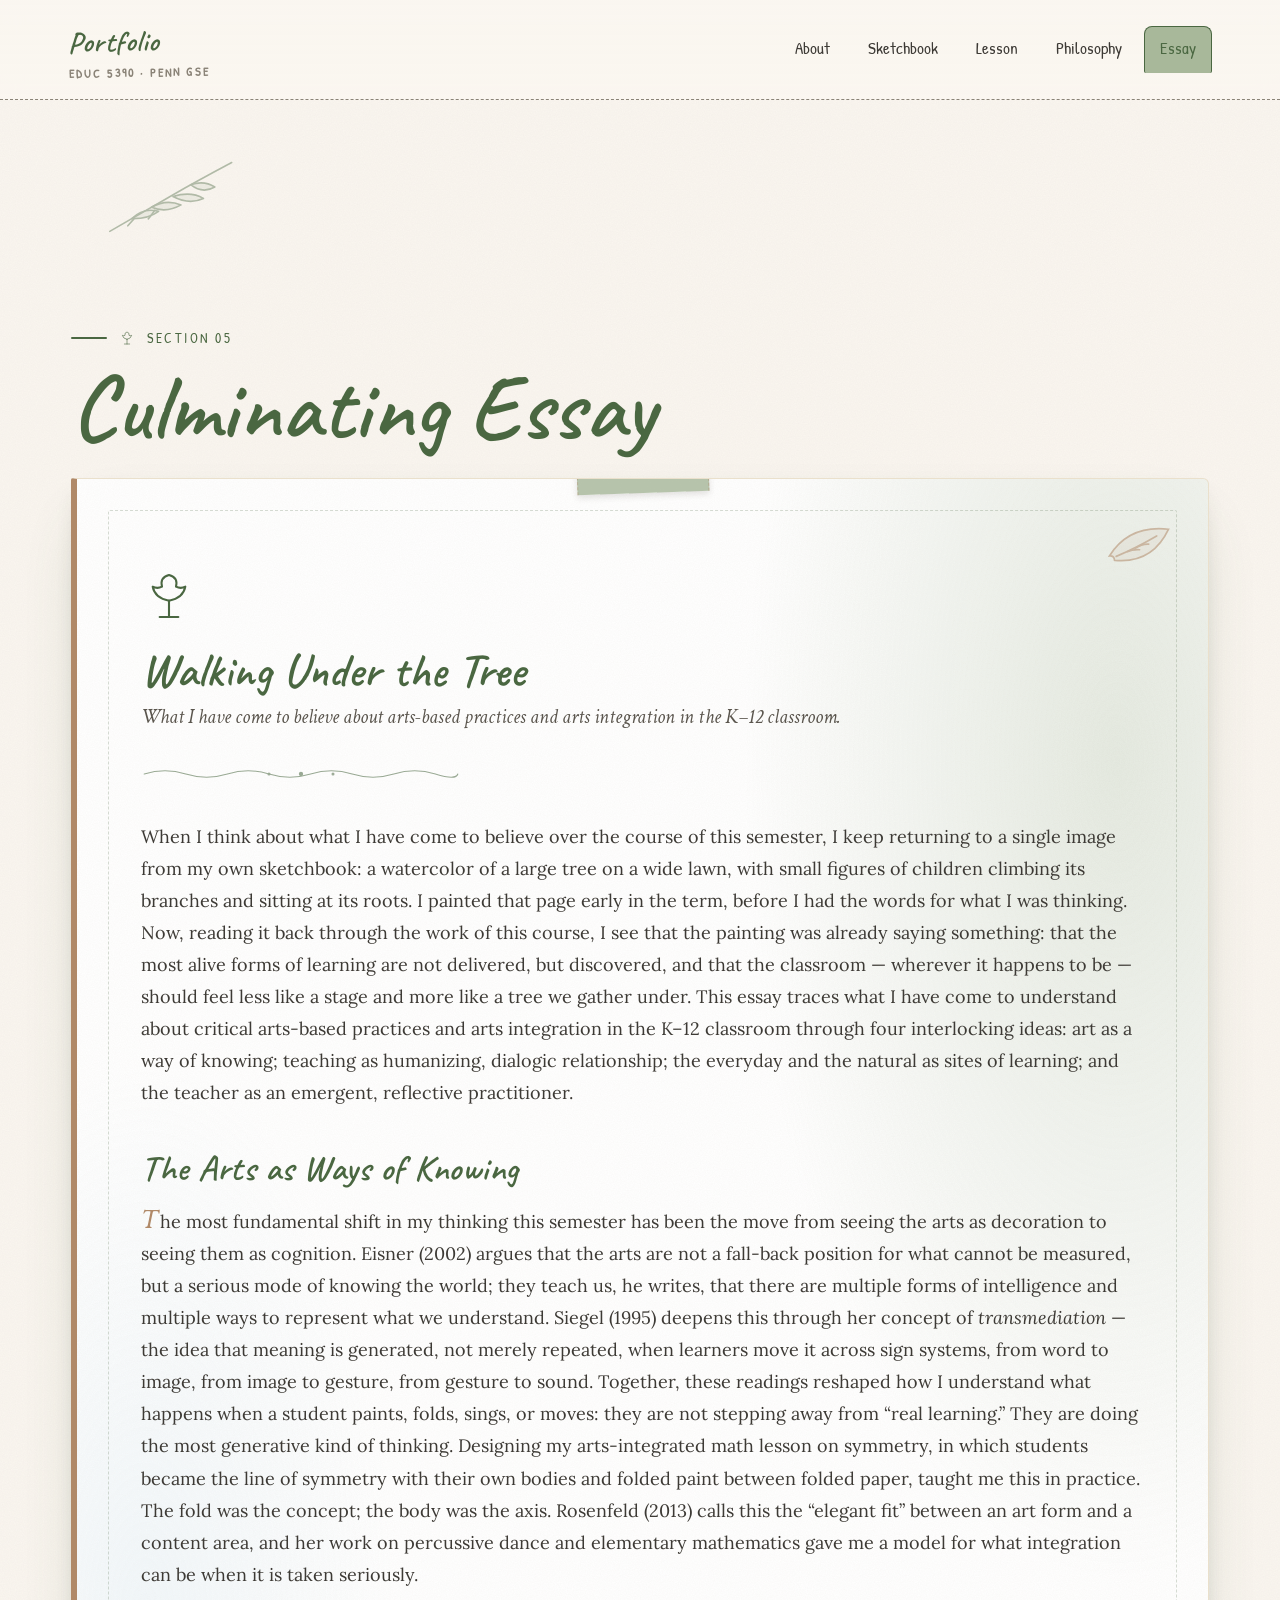
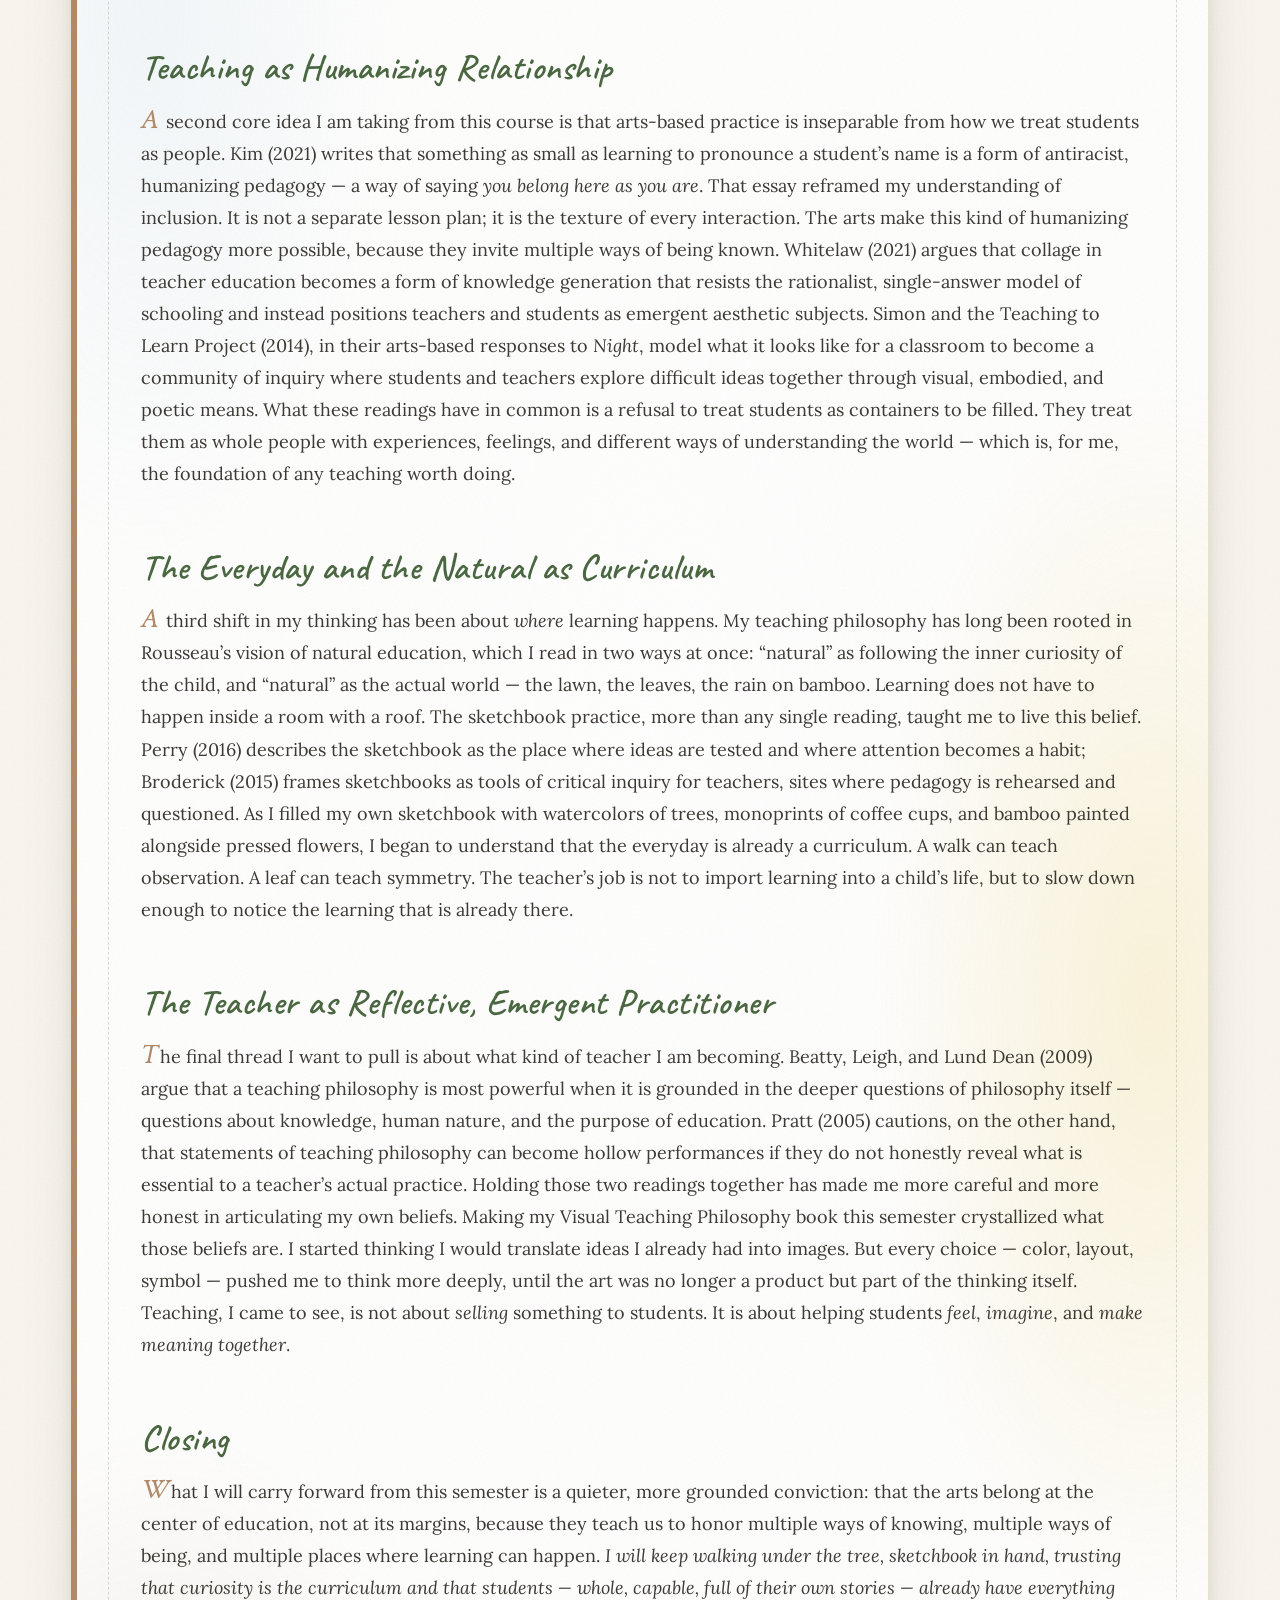
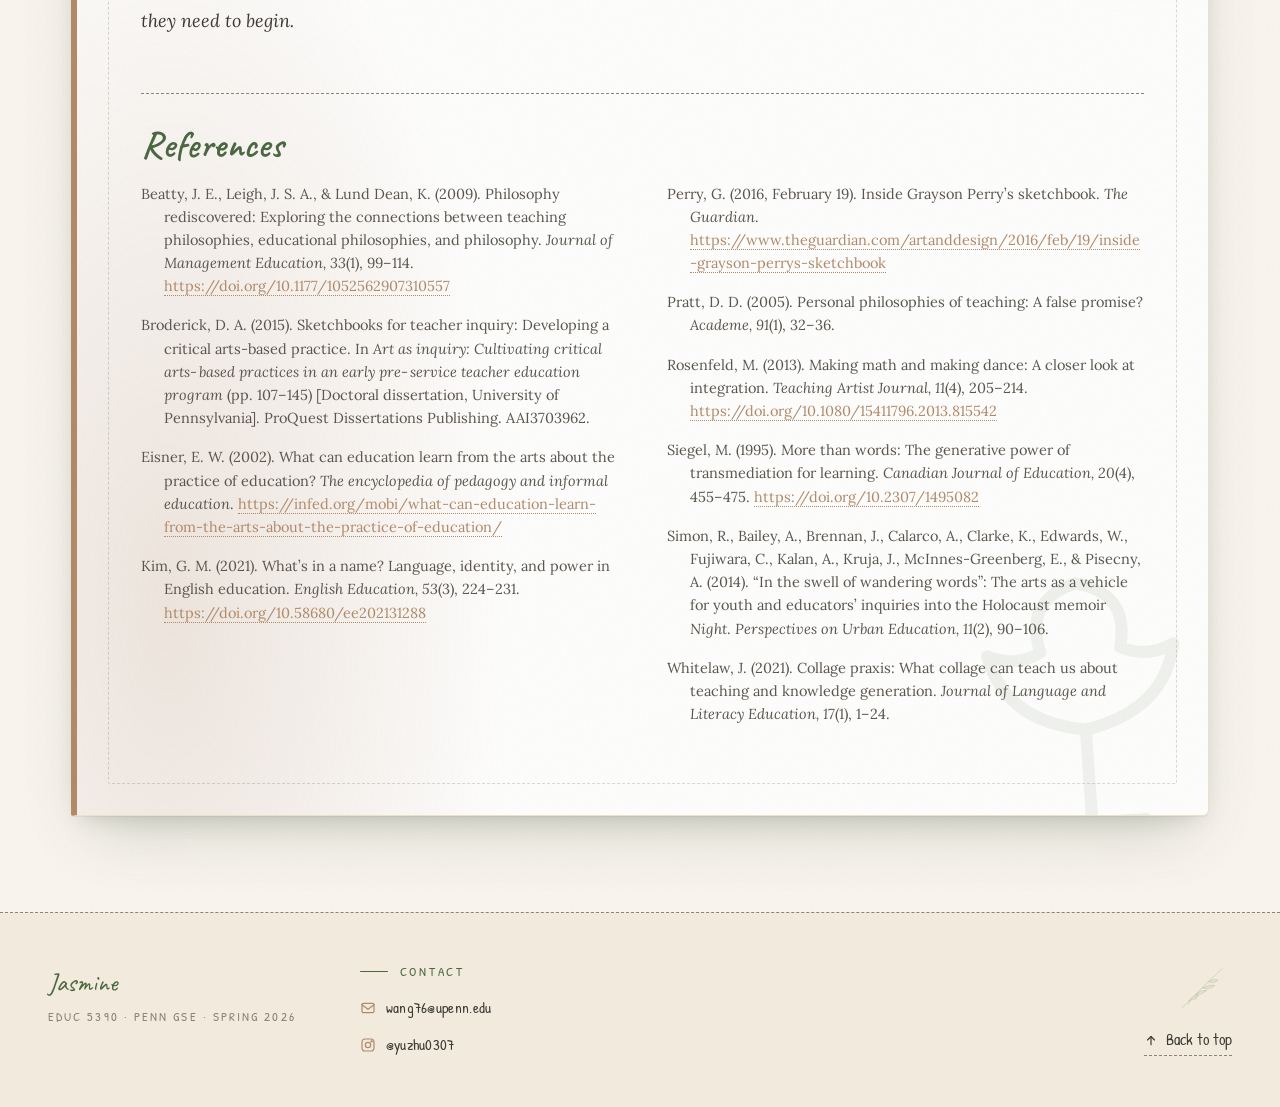
<file: essay.html>
<!doctype html>
<html lang="en">
<head>
<meta charset="utf-8">
<meta name="viewport" content="width=device-width,initial-scale=1">
<title>Culminating Essay — EDUC 5390 Portfolio</title>
<link rel="preconnect" href="https://fonts.googleapis.com">
<link rel="preconnect" href="https://fonts.gstatic.com" crossorigin>
<link href="https://fonts.googleapis.com/css2?family=Caveat:wght@400;500;600;700&family=Kalam:wght@300;400;700&family=Patrick+Hand&family=Lora:ital,wght@0,400;0,500;0,600;1,400;1,500&family=Crimson+Text:ital,wght@0,400;0,600;1,400&display=swap" rel="stylesheet">
<style>
/* ═══════════════════════════════════════════════════════════════
   Sketchbook Portfolio · EDUC 5390
   ═══════════════════════════════════════════════════════════════ */

:root {
  --sage:    #A8B89A;
  --brown:   #B08968;
  --sun:     #E8C547;
  --sky:     #B8D4E3;
  --pink:    #F4B6A8;
  --forest:  #4A6741;
  --cream:   #FAF6F0;
  --cream-2: #F2EBDD;
  --cream-3: #EAE0CC;
  --ink:     #3D3A35;
  --ink-2:   #5A554D;
  --ink-3:   #8A8377;

  --hand-display: "Caveat", "Kalam", cursive;
  --hand:         "Patrick Hand", "Kalam", cursive;
  --serif:        "Lora", "Crimson Text", Georgia, serif;
  --serif-alt:    "Crimson Text", "Lora", Georgia, serif;

  --paper-grain: url("data:image/svg+xml;utf8,<svg xmlns='http://www.w3.org/2000/svg' width='240' height='240'><filter id='n'><feTurbulence type='fractalNoise' baseFrequency='0.85' numOctaves='2' stitchTiles='stitch' seed='3'/><feColorMatrix values='0 0 0 0 0.36  0 0 0 0 0.30  0 0 0 0 0.22  0 0 0 0.06 0'/></filter><rect width='100%25' height='100%25' filter='url(%23n)'/></svg>");

  --maxw: 1240px;
}

* { box-sizing: border-box; }

html { scroll-behavior: smooth; scroll-padding-top: 110px; }

body {
  margin: 0;
  background: var(--cream);
  background-image: var(--paper-grain);
  color: var(--ink);
  font-family: var(--serif);
  font-size: 18px;
  line-height: 1.7;
  -webkit-font-smoothing: antialiased;
  text-rendering: optimizeLegibility;
}

img { max-width: 100%; display: block; }

::selection { background: var(--sun); color: var(--ink); }

/* ═══ NAV — paper tabs ═══ */
.nav {
  position: sticky;
  top: 0;
  z-index: 100;
  background:
    linear-gradient(to bottom, rgba(250,246,240,.96), rgba(250,246,240,.92));
  backdrop-filter: blur(10px);
  border-bottom: 1px dashed var(--ink-3);
}
.nav__inner {
  max-width: var(--maxw);
  margin: 0 auto;
  padding: 16px clamp(20px, 4vw, 48px);
  display: flex;
  align-items: center;
  justify-content: space-between;
  gap: 24px;
}
.nav__brand {
  font-family: var(--hand-display);
  font-size: 30px;
  color: var(--forest);
  font-weight: 600;
  text-decoration: none;
  letter-spacing: 0.5px;
  transform: rotate(-1.5deg);
  display: inline-block;
}
.nav__brand small {
  display: block;
  font-family: var(--hand);
  font-size: 12px;
  letter-spacing: 0.18em;
  color: var(--ink-3);
  text-transform: uppercase;
  margin-top: -4px;
  transform: rotate(0.5deg);
}
.nav__list {
  list-style: none;
  display: flex;
  gap: 6px;
  margin: 0;
  padding: 0;
}
.nav__list a {
  display: inline-block;
  font-family: var(--hand);
  font-size: 17px;
  color: var(--ink);
  text-decoration: none;
  padding: 8px 16px 10px;
  position: relative;
  transition: transform .25s, color .25s;
}
.nav__list a::before {
  content: "";
  position: absolute;
  inset: 0;
  background: var(--cream-2);
  border: 1.5px solid var(--ink-3);
  border-bottom: none;
  border-radius: 8px 8px 2px 2px;
  z-index: -1;
  opacity: 0;
  transition: opacity .25s, transform .25s;
  transform: translateY(4px);
}
.nav__list a:hover { color: var(--forest); transform: translateY(-2px); }
.nav__list a:hover::before { opacity: 1; transform: translateY(0); }
.nav__list a.is-active { color: var(--forest); }
.nav__list a.is-active::before {
  opacity: 1;
  transform: translateY(0);
  background: var(--sage);
  border-color: var(--forest);
}

.nav__burger {
  display: none;
  background: transparent;
  border: 1.5px solid var(--ink);
  border-radius: 6px;
  padding: 8px 12px;
  cursor: pointer;
  font-family: var(--hand);
  font-size: 16px;
  color: var(--ink);
}

@media (max-width: 820px) {
  .nav__list {
    position: absolute;
    top: 100%;
    right: 16px;
    background: var(--cream);
    border: 1.5px solid var(--ink-3);
    border-radius: 12px;
    padding: 12px;
    flex-direction: column;
    gap: 0;
    box-shadow: 0 12px 32px -10px rgba(61,58,53,.25);
    transform: translateY(-8px);
    opacity: 0;
    pointer-events: none;
    transition: opacity .2s, transform .2s;
  }
  .nav__list.is-open { opacity: 1; transform: translateY(0); pointer-events: auto; }
  .nav__list a::before { display: none; }
  .nav__list a {
    display: block;
    padding: 10px 18px;
    border-radius: 8px;
  }
  .nav__list a:hover { background: var(--cream-2); }
  .nav__list a.is-active { background: var(--sage); color: var(--ink); }
  .nav__burger { display: inline-block; }
}

/* ═══ Section frames ═══ */
.section {
  max-width: var(--maxw);
  margin: 0 auto;
  padding: clamp(48px, 8vw, 96px) clamp(20px, 4vw, 56px);
  position: relative;
}

.section + .section {
  border-top: 1px dashed var(--ink-3);
}

/* Hand-drawn divider line — wavy SVG */
.divider {
  display: block;
  margin: 56px auto;
  width: min(420px, 80%);
  height: 24px;
  opacity: 0.55;
}

/* ═══ Hero & headings ═══ */
.eyebrow {
  font-family: var(--hand);
  font-size: 14px;
  letter-spacing: 0.18em;
  color: var(--forest);
  text-transform: uppercase;
  margin: 0 0 12px;
  display: flex;
  align-items: center;
  gap: 12px;
}
.eyebrow::before {
  content: "";
  width: 36px;
  height: 1.5px;
  background: var(--forest);
  border-radius: 1px;
}

.hand-title {
  font-family: var(--hand-display);
  font-weight: 600;
  color: var(--ink);
  line-height: 1;
  letter-spacing: 0.5px;
  margin: 0;
}

.h-display {
  font-size: clamp(64px, 11vw, 132px);
  margin: 0 0 18px;
  text-wrap: balance;
}
.h-display .accent { color: var(--forest); font-style: italic; }

.h-section {
  font-family: var(--hand-display);
  font-size: clamp(44px, 6vw, 72px);
  font-weight: 600;
  color: var(--forest);
  margin: 0 0 8px;
  line-height: 1;
  letter-spacing: 0.5px;
}

.h-sub {
  font-family: var(--serif-alt);
  font-style: italic;
  font-size: clamp(18px, 1.6vw, 22px);
  color: var(--ink-2);
  margin: 0 0 32px;
  max-width: 60ch;
  text-wrap: pretty;
}

.lede {
  font-family: var(--serif);
  font-size: clamp(18px, 1.5vw, 21px);
  line-height: 1.65;
  color: var(--ink-2);
  max-width: 62ch;
  margin: 0 0 28px;
  text-wrap: pretty;
}

/* ═══ Hero spread ═══ */
.hero {
  display: grid;
  grid-template-columns: 1.2fr 1fr;
  gap: clamp(32px, 6vw, 88px);
  align-items: center;
  position: relative;
}
.hero__badge {
  position: absolute;
  top: -12px;
  right: 0;
  width: 130px;
  opacity: 0.85;
}
@media (max-width: 820px) {
  .hero { grid-template-columns: 1fr; }
  .hero__badge { display: none; }
}

/* ═══ About me block — warm welcome card ═══ */
.welcome {
  margin-top: 72px;
  background: var(--cream-2);
  background-image:
    radial-gradient(ellipse at 12% 18%, rgba(232,197,71,.18) 0%, transparent 42%),
    radial-gradient(ellipse at 88% 78%, rgba(184,212,227,.22) 0%, transparent 48%),
    radial-gradient(ellipse at 52% 92%, rgba(244,182,168,.16) 0%, transparent 42%);
  border-radius: 6px;
  padding: clamp(32px, 5vw, 64px);
  position: relative;
  box-shadow:
    0 1px 0 rgba(61,58,53,.04),
    0 12px 28px -18px rgba(61,58,53,.20);
}
.welcome::before, .welcome::after {
  content: "";
  position: absolute;
  width: 90px;
  height: 26px;
  background: rgba(232,197,71,.55);
  border-left: 1px dashed rgba(176,137,104,.5);
  border-right: 1px dashed rgba(176,137,104,.5);
  z-index: 2;
  box-shadow: 0 2px 4px rgba(61,58,53,.08);
}
.welcome::before { top: -12px; left: 8%; transform: rotate(-3deg); }
.welcome::after  { top: -12px; right: 10%; transform: rotate(2.5deg); }

.welcome h3 {
  font-family: var(--hand-display);
  font-size: clamp(38px, 4.5vw, 56px);
  font-weight: 600;
  color: var(--forest);
  margin: 0 0 18px;
  line-height: 1;
}
.welcome .placeholder {
  font-family: var(--hand);
  color: var(--ink-3);
  background: rgba(255,255,255,0.6);
  border: 1.5px dashed var(--brown);
  padding: 24px 28px;
  border-radius: 4px;
  font-size: 15px;
  letter-spacing: 0.04em;
  line-height: 1.7;
}
.welcome .placeholder strong {
  display: block;
  color: var(--forest);
  font-family: var(--hand-display);
  font-size: 22px;
  margin-bottom: 8px;
  letter-spacing: 0.5px;
}

/* ═══ Polaroid / taped photo ═══ */
.polaroid {
  background: #fff;
  padding: 14px 14px 56px;
  box-shadow:
    0 1px 0 rgba(61,58,53,.06),
    0 18px 32px -16px rgba(61,58,53,.30),
    0 6px 12px -6px rgba(61,58,53,.16);
  position: relative;
  display: inline-block;
  width: 100%;
  transition: transform .35s cubic-bezier(.2,.8,.2,1), box-shadow .35s;
}
.polaroid::before {
  /* tape strip */
  content: "";
  position: absolute;
  top: -14px;
  left: 50%;
  transform: translateX(-50%) rotate(-2deg);
  width: 88px;
  height: 24px;
  background: rgba(232,197,71,.65);
  border-left: 1px dashed rgba(176,137,104,.45);
  border-right: 1px dashed rgba(176,137,104,.45);
  z-index: 2;
  box-shadow: 0 2px 5px rgba(61,58,53,.10);
}
.polaroid--pink::before { background: rgba(244,182,168,.7); }
.polaroid--sky::before  { background: rgba(184,212,227,.78); }
.polaroid--sage::before { background: rgba(168,184,154,.72); }

.polaroid .frame {
  aspect-ratio: 4 / 3;
}
.polaroid--portrait .frame {
  aspect-ratio: 3 / 4;
  background: var(--cream-3);
  background-image:
    linear-gradient(135deg, rgba(61,58,53,.02) 0%, rgba(61,58,53,.06) 100%),
    var(--paper-grain);
  background-size: cover, 240px 240px;
  display: flex;
  align-items: center;
  justify-content: center;
  font-family: var(--hand);
  color: var(--ink-3);
  text-align: center;
  padding: 16px;
  font-size: 14px;
  letter-spacing: 0.06em;
  line-height: 1.5;
  border: 1px dashed rgba(176,137,104,.5);
  position: relative;
  overflow: hidden;
}
.polaroid .frame::after {
  /* corner mark */
  content: "";
  position: absolute;
  top: 8px;
  right: 8px;
  width: 18px;
  height: 18px;
  border-top: 1.5px solid rgba(176,137,104,.5);
  border-right: 1.5px solid rgba(176,137,104,.5);
}
.polaroid .frame img {
  width: 100%;
  height: 100%;
  object-fit: cover;
}
.polaroid .caption {
  position: absolute;
  left: 14px;
  right: 14px;
  bottom: 14px;
  font-family: var(--hand);
  font-size: 16px;
  color: var(--ink-2);
  text-align: center;
  letter-spacing: 0.02em;
  line-height: 1.3;
}

/* About — two photos */
.bio-photos {
  display: grid;
  grid-template-columns: 1fr 1fr;
  gap: clamp(24px, 4vw, 56px);
  margin-top: 72px;
  padding: 0 clamp(0px, 4vw, 40px);
}
.bio-photos .polaroid:nth-child(1) { transform: rotate(-2.5deg); }
.bio-photos .polaroid:nth-child(2) { transform: rotate(2deg) translateY(20px); }
.bio-photos .polaroid:hover { transform: rotate(0) translateY(-4px); }
@media (max-width: 600px) {
  .bio-photos { grid-template-columns: 1fr; }
}

/* Tight matted photo frame for About — no caption gutter, image fills the frame. */
.bio-photos .polaroid {
  padding: 14px;
  background: #fff;
}
.bio-photos .polaroid .caption { display: none; }
.bio-photos .polaroid .frame,
.bio-photos .polaroid .frame:has(img) {
  aspect-ratio: 4/5;
  background: var(--cream-3);
  border: none;
  padding: 0;
  display: block;
  overflow: hidden;
  position: relative;
}
.bio-photos .polaroid .frame::after { display: none; }
.bio-photos .polaroid .frame:has(img) img {
  width: 100%;
  height: 100%;
  object-fit: cover;
  display: block;
}

/* Welcome card — name, credentials, prose */
.welcome__eyebrow {
  font-family: var(--hand);
  font-size: 13px;
  letter-spacing: 0.22em;
  text-transform: uppercase;
  color: var(--brown);
  margin: 0 0 8px;
  display: flex;
  align-items: center;
  gap: 14px;
}
.welcome__eyebrow::before {
  content: "";
  width: 32px;
  height: 1.5px;
  background: var(--brown);
  border-radius: 1px;
  display: inline-block;
}
.welcome h3 { margin: 0 0 4px; }
.welcome__subtitle {
  font-family: var(--serif);
  font-style: italic;
  font-size: clamp(20px, 1.8vw, 24px);
  color: var(--ink-2);
  margin: 0 0 22px;
  letter-spacing: 0.01em;
}
.welcome__subtitle .ch {
  font-style: normal;
  letter-spacing: 0.06em;
  color: var(--forest);
  margin-left: 4px;
}
.welcome__creds {
  list-style: none;
  padding: 0;
  margin: 0 0 32px;
  display: flex;
  flex-wrap: wrap;
  gap: 10px;
}
.welcome__creds li {
  font-family: var(--hand);
  font-size: 12.5px;
  letter-spacing: 0.18em;
  text-transform: uppercase;
  color: var(--ink);
  padding: 7px 14px 6px;
  background: rgba(255,255,255,0.65);
  border: 1.5px solid var(--brown);
  border-radius: 999px;
  white-space: nowrap;
}
.welcome__prose p {
  font-family: var(--serif);
  font-size: 17px;
  line-height: 1.75;
  color: var(--ink);
  margin: 0 0 1em;
  max-width: 62ch;
  text-wrap: pretty;
}
.welcome__prose p:last-child { margin-bottom: 0; }

/* About — two-column composition: text left, layered photos right */
.welcome {
  display: grid;
  grid-template-columns: minmax(0, 1.05fr) minmax(0, 1fr);
  gap: clamp(36px, 5vw, 80px);
  align-items: center;
}
.welcome__text { min-width: 0; }
.welcome__photos {
  position: relative;
  padding: 28px 8px 48px 64px;
  min-width: 0;
}
.welcome__photos .polaroid { margin: 0; }

.bio-photo--main {
  padding: 14px;
  position: relative;
  z-index: 1;
  width: 100%;
  transform: rotate(2deg);
  box-shadow:
    0 1px 0 rgba(61,58,53,.06),
    0 22px 42px -16px rgba(61,58,53,.34),
    0 8px 14px -6px rgba(61,58,53,.18);
}
.bio-photo--main .frame,
.bio-photo--main .frame:has(img) {
  aspect-ratio: 4/5;
  overflow: hidden;
  background: var(--cream-3);
  border: none;
  padding: 0;
  display: block;
}
.bio-photo--main .frame:has(img) img {
  width: 100%;
  height: 100%;
  object-fit: cover;
}

.bio-photo--accent {
  padding: 10px;
  position: absolute;
  left: -8%;
  bottom: -6%;
  width: 42%;
  z-index: 3;
  transform: rotate(-10deg);
  box-shadow:
    0 1px 0 rgba(61,58,53,.06),
    0 20px 34px -12px rgba(61,58,53,.46),
    0 6px 12px -6px rgba(61,58,53,.20);
}
.bio-photo--accent .frame,
.bio-photo--accent .frame:has(img) {
  aspect-ratio: 4/5;
  overflow: hidden;
  background: var(--cream-3);
  border: none;
  padding: 0;
  display: block;
}
.bio-photo--accent .frame:has(img) img {
  width: 100%;
  height: 100%;
  object-fit: cover;
}

.welcome__photos .polaroid:hover {
  transform: translateY(-4px) rotate(0) !important;
  z-index: 5;
}

/* Floating botanicals around the photo composition */
.photo-deco {
  position: absolute;
  pointer-events: none;
}
.photo-deco--leaf {
  top: -10px;
  right: 4px;
  width: 64px;
  height: 64px;
  color: var(--sage);
  transform: rotate(28deg);
  opacity: 0.6;
  z-index: 4;
}
.photo-deco--branch {
  bottom: -28px;
  right: -16px;
  width: 130px;
  height: 130px;
  color: var(--brown);
  transform: rotate(-18deg);
  opacity: 0.32;
  z-index: 0;
}
.photo-deco--flower {
  top: 38%;
  left: -28px;
  width: 44px;
  height: 44px;
  color: var(--pink);
  transform: rotate(-12deg);
  opacity: 0.7;
  z-index: 4;
}

@media (max-width: 820px) {
  .welcome { grid-template-columns: 1fr; }
  .welcome__photos {
    padding: 16px 8px 44px 24px;
    margin-top: 24px;
  }
  .bio-photo--main { transform: rotate(1deg); }
  .bio-photo--accent {
    width: 38%;
    left: 0;
    bottom: -8%;
  }
  .photo-deco--branch { width: 100px; height: 100px; }
}

/* ═══ "What you'll find here" cards ═══ */
.guide {
  margin-top: 96px;
}
.guide__grid {
  margin-top: 36px;
  display: grid;
  grid-template-columns: repeat(4, 1fr);
  gap: 22px;
}
@media (max-width: 900px) { .guide__grid { grid-template-columns: 1fr 1fr; } }
@media (max-width: 520px) { .guide__grid { grid-template-columns: 1fr; } }

.guide-card {
  background: var(--cream-2);
  border: 1.5px solid var(--ink-3);
  border-radius: 4px 18px 4px 18px;
  padding: 24px 22px 26px;
  text-decoration: none;
  color: inherit;
  display: block;
  position: relative;
  transition: transform .3s cubic-bezier(.2,.8,.2,1), box-shadow .3s, background .3s;
  overflow: hidden;
}
.guide-card::after {
  /* peeling corner */
  content: "";
  position: absolute;
  top: 0;
  right: 0;
  width: 0;
  height: 0;
  border-style: solid;
  border-width: 0 22px 22px 0;
  border-color: transparent var(--cream) transparent transparent;
  filter: drop-shadow(-1px 1px 1px rgba(61,58,53,.18));
  transition: border-width .3s;
}
.guide-card:hover {
  transform: translateY(-6px) rotate(-0.6deg);
  box-shadow: 0 16px 30px -16px rgba(61,58,53,.32);
  background: #fff;
}
.guide-card:hover::after {
  border-width: 0 30px 30px 0;
}
.guide-card .icon {
  width: 44px;
  height: 44px;
  margin-bottom: 12px;
  color: var(--forest);
}
.guide-card h4 {
  font-family: var(--hand-display);
  font-size: 28px;
  font-weight: 600;
  color: var(--ink);
  margin: 0 0 6px;
  line-height: 1.05;
}
.guide-card p {
  font-family: var(--hand);
  font-size: 15px;
  color: var(--ink-2);
  margin: 0;
  line-height: 1.45;
}

/* ═══ Sketchbook / VTP gallery ═══ */
.gallery-intro {
  font-family: var(--serif);
  font-size: 18px;
  line-height: 1.75;
  color: var(--ink-2);
  max-width: 70ch;
  margin: 0 0 48px;
  font-style: italic;
}

/* Masonry-style gallery — items keep their natural aspect ratio
   and stagger vertically like a sketchbook spread. */
.gallery {
  columns: 3;
  column-gap: clamp(24px, 3.2vw, 44px);
  margin: 32px 0 0;
}
.gallery .polaroid {
  display: inline-block;
  width: 100%;
  margin: 0 0 clamp(32px, 4vw, 60px);
  break-inside: avoid;
  -webkit-column-break-inside: avoid;
  cursor: zoom-in;
}
.gallery .polaroid:hover {
  transform: rotate(0) translateY(-4px) scale(1.03) !important;
  box-shadow:
    0 1px 0 rgba(61,58,53,.06),
    0 26px 40px -18px rgba(61,58,53,.36),
    0 8px 16px -6px rgba(61,58,53,.20);
  z-index: 5;
}
.gallery .polaroid .caption {
  /* Hidden in the gallery; the lightbox still reads the textContent. */
  position: absolute;
  width: 1px; height: 1px;
  padding: 0; margin: -1px; overflow: hidden;
  clip: rect(0 0 0 0); white-space: nowrap; border: 0;
}
@media (max-width: 900px) { .gallery { columns: 2; } }
@media (max-width: 520px) { .gallery { columns: 1; } }

/* When a frame holds a real image, drop the placeholder chrome and
   let the image's natural aspect ratio drive the height. */
.polaroid .frame:has(img) {
  aspect-ratio: auto;
  background: none;
  border: none;
  padding: 0;
  display: block;
  overflow: visible;
}
.polaroid .frame:has(img)::after { display: none; }
.polaroid .frame:has(img) img {
  width: 100%;
  height: auto;
  object-fit: contain;
}

/* ═══ VTP scroll gallery — horizontal handscroll ═══ */
.scroll-shell {
  position: relative;
  margin: 32px 0 0;
  padding: 4px 0 8px;
}
.scroll-gallery {
  display: flex;
  gap: clamp(28px, 3vw, 52px);
  padding: 40px clamp(8px, 2vw, 24px) 56px;
  overflow-x: auto;
  overflow-y: visible;
  scroll-snap-type: x mandatory;
  scroll-padding-left: clamp(8px, 2vw, 24px);
  scrollbar-width: thin;
  scrollbar-color: var(--brown) transparent;
  /* Soft horizontal fade at the edges, like a scroll continuing past view */
  -webkit-mask-image: linear-gradient(to right, transparent 0, #000 3%, #000 97%, transparent 100%);
          mask-image: linear-gradient(to right, transparent 0, #000 3%, #000 97%, transparent 100%);
}
.scroll-gallery::-webkit-scrollbar { height: 8px; }
.scroll-gallery::-webkit-scrollbar-track { background: transparent; }
.scroll-gallery::-webkit-scrollbar-thumb {
  background: rgba(176,137,104,0.55);
  border-radius: 999px;
}
.scroll-gallery .polaroid {
  flex: 0 0 clamp(220px, 24vw, 300px);
  width: clamp(220px, 24vw, 300px);
  scroll-snap-align: start;
  cursor: zoom-in;
  margin: 0;
}
.scroll-gallery .polaroid:hover {
  transform: rotate(0) translateY(-4px) scale(1.03) !important;
  z-index: 5;
  box-shadow:
    0 1px 0 rgba(61,58,53,.06),
    0 26px 40px -18px rgba(61,58,53,.36),
    0 8px 16px -6px rgba(61,58,53,.20);
}

/* Force a uniform 1:1 square frame so the scroll row reads as one continuous strip */
.scroll-gallery .polaroid .frame {
  aspect-ratio: 1/1;
  background: var(--cream-3);
  background-image:
    linear-gradient(135deg, rgba(61,58,53,.02) 0%, rgba(61,58,53,.06) 100%),
    var(--paper-grain);
  background-size: cover, 240px 240px;
  display: flex;
  align-items: center;
  justify-content: center;
  font-family: var(--hand);
  color: var(--ink-3);
  text-align: center;
  padding: 16px;
  font-size: 13px;
  letter-spacing: 0.06em;
  line-height: 1.5;
  border: 1px dashed rgba(176,137,104,.5);
  position: relative;
  overflow: hidden;
}
.scroll-gallery .polaroid .frame:has(img) {
  aspect-ratio: 1/1;
  background: none;
  border: none;
  padding: 0;
  display: block;
}
.scroll-gallery .polaroid .frame:has(img) img {
  width: 100%;
  height: 100%;
  object-fit: cover;
}

.scroll-gallery .polaroid .caption {
  position: absolute;
  width: 1px; height: 1px;
  padding: 0; margin: -1px; overflow: hidden;
  clip: rect(0 0 0 0); white-space: nowrap; border: 0;
}

/* Hand-pinned tilt — different per slot, reset on hover */
.scroll-gallery .polaroid:nth-child(7n+1) { transform: rotate(-2.4deg); }
.scroll-gallery .polaroid:nth-child(7n+2) { transform: rotate(1.8deg); }
.scroll-gallery .polaroid:nth-child(7n+3) { transform: rotate(-1.2deg); }
.scroll-gallery .polaroid:nth-child(7n+4) { transform: rotate(2.6deg); }
.scroll-gallery .polaroid:nth-child(7n+5) { transform: rotate(-2.8deg); }
.scroll-gallery .polaroid:nth-child(7n+6) { transform: rotate(1deg); }
.scroll-gallery .polaroid:nth-child(7n)   { transform: rotate(-1.8deg); }

/* Small page counter at the polaroid corner */
.scroll-gallery .polaroid .page-num {
  position: absolute;
  top: 6px;
  left: 14px;
  font-family: var(--hand);
  font-size: 11px;
  letter-spacing: 0.18em;
  color: var(--ink-3);
  z-index: 4;
  text-transform: uppercase;
}

/* Top + bottom rule lines — the 'scroll' rails */
.scroll-shell::before,
.scroll-shell::after {
  content: "";
  position: absolute;
  left: 0; right: 0;
  height: 1px;
  background: linear-gradient(to right, transparent 0, var(--brown) 8%, var(--brown) 92%, transparent 100%);
  opacity: 0.32;
  pointer-events: none;
  z-index: 1;
}
.scroll-shell::before { top: 14px; }
.scroll-shell::after  { bottom: 28px; }

/* Prev / next nav */
.scroll-nav {
  position: absolute;
  top: 50%;
  transform: translateY(-50%);
  width: 48px;
  height: 48px;
  border-radius: 50%;
  background: var(--cream);
  border: 1.5px solid var(--ink);
  font-family: var(--hand-display);
  font-size: 30px;
  color: var(--ink);
  cursor: pointer;
  z-index: 6;
  box-shadow: 0 8px 18px -8px rgba(61,58,53,.35);
  transition: background .2s, transform .2s, color .2s;
  display: flex;
  align-items: center;
  justify-content: center;
  line-height: 1;
  padding: 0 0 4px;
}
.scroll-nav:hover {
  background: var(--sun);
  transform: translateY(-50%) scale(1.06);
  color: var(--ink);
}
.scroll-nav--prev { left: -10px; }
.scroll-nav--next { right: -10px; }
@media (max-width: 600px) {
  .scroll-nav { width: 40px; height: 40px; font-size: 24px; }
  .scroll-nav--prev { left: 4px; }
  .scroll-nav--next { right: 4px; }
}

.scroll-hint {
  font-family: var(--hand);
  font-size: 14px;
  color: var(--ink-3);
  text-align: center;
  margin: 14px 0 0;
  letter-spacing: 0.08em;
}

/* ═══ Reflection / essay paper ═══ */
.paper {
  background: #fff;
  background-image:
    linear-gradient(to bottom, transparent 0, transparent calc(2em - 1px), rgba(184,212,227,.32) calc(2em - 1px), rgba(184,212,227,.32) 2em, transparent 2em),
    var(--paper-grain);
  background-size: 100% 2em, 240px 240px;
  border: 1px solid var(--cream-3);
  border-left: 4px solid var(--pink);
  padding: clamp(36px, 5vw, 64px) clamp(28px, 4vw, 56px);
  border-radius: 2px 6px 6px 2px;
  box-shadow:
    0 1px 0 rgba(61,58,53,.05),
    0 18px 36px -18px rgba(61,58,53,.18);
  position: relative;
  margin-top: 24px;
}
.paper::before {
  /* notebook holes */
  content: "";
  position: absolute;
  top: 24px;
  bottom: 24px;
  left: -6px;
  width: 4px;
  background-image: radial-gradient(circle at center, rgba(61,58,53,.32) 2px, transparent 2.5px);
  background-repeat: repeat-y;
  background-size: 4px 36px;
  display: none;
}
.paper h4 {
  font-family: var(--hand-display);
  font-size: clamp(34px, 4vw, 48px);
  font-weight: 600;
  color: var(--forest);
  margin: 0 0 6px;
  line-height: 1;
}
.paper h5 {
  font-family: var(--serif-alt);
  font-style: italic;
  font-size: clamp(18px, 1.6vw, 22px);
  color: var(--ink-2);
  margin: 0 0 28px;
  font-weight: 400;
}
.paper p {
  font-family: var(--serif);
  font-size: 18px;
  line-height: 1.78;
  margin: 0 0 1em;
  text-wrap: pretty;
}
.paper .placeholder {
  font-family: var(--hand);
  color: var(--ink-3);
  border: 1.5px dashed var(--brown);
  padding: 24px 28px;
  border-radius: 4px;
  font-size: 15px;
  letter-spacing: 0.04em;
  background: rgba(250,246,240,.6);
}
.paper .placeholder strong {
  display: block;
  color: var(--forest);
  font-family: var(--hand-display);
  font-size: 22px;
  margin-bottom: 6px;
  letter-spacing: 0.5px;
}

/* ═══════════════════════════════════════════════════════════════
   Themed paper variants — sketchbook · lesson · statement · essay
   Each variant supplies its own border, watercolor wash, and theme
   colors via CSS custom properties; the .paper--themed framework
   provides the shared chrome (tape strip, dashed frame, watermark
   slot, corner leaf, divider line).
   ═══════════════════════════════════════════════════════════════ */
.paper--themed {
  position: relative;
  overflow: hidden;
  padding: clamp(60px, 7vw, 92px) clamp(36px, 5vw, 72px);
  box-shadow:
    0 1px 0 rgba(61,58,53,.06),
    0 30px 60px -24px rgba(74,103,65,.30),
    0 10px 22px -10px rgba(61,58,53,.20);
}
.paper--themed::before {
  /* tape strip top center, color via --theme-tape */
  content: "";
  position: absolute;
  display: block;
  top: -14px;
  bottom: auto;
  left: 50%;
  right: auto;
  transform: translateX(-50%) rotate(-2deg);
  width: 130px;
  height: 28px;
  background: var(--theme-tape, rgba(168,184,154,.82));
  background-image: none;
  background-repeat: no-repeat;
  background-size: auto;
  border-left: 1.5px dashed rgba(176,137,104,.45);
  border-right: 1.5px dashed rgba(176,137,104,.45);
  z-index: 4;
  box-shadow: 0 3px 6px rgba(61,58,53,.14);
}
.paper--themed::after {
  /* faint dashed inner book-page frame */
  content: "";
  position: absolute;
  inset: clamp(20px, 2.4vw, 32px);
  border: 1px dashed var(--theme-frame, rgba(74,103,65,.22));
  border-radius: 2px;
  pointer-events: none;
  z-index: 0;
}
.paper--themed > * { position: relative; z-index: 2; }

.paper--themed .paper-watermark {
  position: absolute;
  right: -36px;
  bottom: -48px;
  width: clamp(220px, 30vw, 320px);
  height: clamp(220px, 30vw, 320px);
  opacity: 0.08;
  color: var(--theme-color, var(--forest));
  pointer-events: none;
  transform: rotate(-4deg);
  z-index: 0;
}
.paper--themed .paper-corner-leaf {
  position: absolute;
  top: 32px;
  right: 36px;
  width: 64px;
  height: 64px;
  opacity: 0.55;
  color: var(--theme-leaf, var(--brown));
  pointer-events: none;
  transform: rotate(22deg);
  z-index: 1;
}
.paper--themed .paper-divider {
  display: block;
  margin: 14px 0 36px;
  width: min(320px, 60%);
  height: 22px;
  color: var(--theme-color, var(--forest));
  opacity: 0.55;
}

/* Sketchbook reflection — pink + watercolor splash, learning to think in color */
.paper--sketchbook {
  --theme-color: var(--pink);
  --theme-tape: rgba(244,182,168,.82);
  --theme-frame: rgba(244,182,168,.40);
  --theme-leaf: var(--sun);
  border-left: 6px solid var(--pink);
  background-image:
    radial-gradient(ellipse 65% 45% at 90% 6%,  rgba(244,182,168,.34) 0%, transparent 55%),
    radial-gradient(ellipse 60% 45% at 8% 96%,  rgba(232,197,71,.26)  0%, transparent 55%),
    radial-gradient(ellipse 50% 35% at 95% 60%, rgba(184,212,227,.22) 0%, transparent 55%),
    radial-gradient(ellipse 40% 28% at 6% 30%,  rgba(168,184,154,.18) 0%, transparent 55%),
    radial-gradient(ellipse 30% 22% at 50% 50%, rgba(255,255,255,.45) 0%, transparent 70%),
    var(--paper-grain);
  background-size: 100% 100%, 100% 100%, 100% 100%, 100% 100%, 100% 100%, 240px 240px;
}

/* Lesson reflection — brown + symmetry, sage and sun mirrored across the page */
.paper--lesson {
  --theme-color: var(--brown);
  --theme-tape: rgba(184,212,227,.82);
  --theme-frame: rgba(176,137,104,.32);
  --theme-leaf: var(--pink);
  border-left: 6px solid var(--brown);
  background-image:
    radial-gradient(ellipse 50% 36% at 18% 12%, rgba(168,184,154,.28) 0%, transparent 55%),
    radial-gradient(ellipse 50% 36% at 82% 88%, rgba(168,184,154,.28) 0%, transparent 55%),
    radial-gradient(ellipse 42% 30% at 82% 14%, rgba(232,197,71,.22)  0%, transparent 55%),
    radial-gradient(ellipse 42% 30% at 18% 86%, rgba(232,197,71,.22)  0%, transparent 55%),
    radial-gradient(ellipse 30% 22% at 50% 50%, rgba(255,255,255,.42) 0%, transparent 70%),
    var(--paper-grain);
  background-size: 100% 100%, 100% 100%, 100% 100%, 100% 100%, 100% 100%, 240px 240px;
}

/* Visual Teaching Philosophy statement — forest + book-page, hand-bound book of beliefs */
.paper--statement {
  --theme-color: var(--forest);
  --theme-tape: rgba(168,184,154,.82);
  --theme-frame: rgba(74,103,65,.22);
  --theme-leaf: var(--brown);
  border-left: 6px solid var(--forest);
  background-image:
    radial-gradient(ellipse 65% 45% at 88% 6%,  rgba(168,184,154,.32) 0%, transparent 55%),
    radial-gradient(ellipse 60% 45% at 8% 96%,  rgba(232,197,71,.26)  0%, transparent 55%),
    radial-gradient(ellipse 50% 35% at 96% 58%, rgba(184,212,227,.22) 0%, transparent 55%),
    radial-gradient(ellipse 40% 28% at 6% 32%,  rgba(244,182,168,.18) 0%, transparent 55%),
    radial-gradient(ellipse 30% 22% at 50% 50%, rgba(255,255,255,.45) 0%, transparent 70%),
    var(--paper-grain);
  background-size: 100% 100%, 100% 100%, 100% 100%, 100% 100%, 100% 100%, 240px 240px;
}

/* Culminating essay — forest + tree, walking under the tree */
.paper--essay {
  --theme-color: var(--forest);
  --theme-tape: rgba(168,184,154,.82);
  --theme-frame: rgba(74,103,65,.22);
  --theme-leaf: var(--brown);
  border-left: 6px solid var(--brown);
  background-image:
    radial-gradient(ellipse 60% 42% at 92% 8%,  rgba(168,184,154,.30) 0%, transparent 55%),
    radial-gradient(ellipse 55% 40% at 8% 94%,  rgba(176,137,104,.22) 0%, transparent 55%),
    radial-gradient(ellipse 45% 32% at 95% 60%, rgba(232,197,71,.20)  0%, transparent 55%),
    radial-gradient(ellipse 40% 28% at 6% 32%,  rgba(184,212,227,.18) 0%, transparent 55%),
    radial-gradient(ellipse 30% 22% at 50% 50%, rgba(255,255,255,.40) 0%, transparent 70%),
    var(--paper-grain);
  background-size: 100% 100%, 100% 100%, 100% 100%, 100% 100%, 100% 100%, 240px 240px;
}

/* ═══ Lesson plan section ═══ */
.lesson-plan {
  display: grid;
  grid-template-columns: 1.4fr 1fr;
  gap: clamp(28px, 4vw, 64px);
  align-items: start;
  margin-top: 32px;
}
.lesson-plan--reverse {
  grid-template-columns: 1fr 1.4fr;
}
.lesson-plan--reverse .pdf-frame::before {
  /* Sage tape on the second artifact for visual variety. */
  background: rgba(168,184,154,.82);
  border-left-color: rgba(74,103,65,.35);
  border-right-color: rgba(74,103,65,.35);
}
.lesson-plan--reverse .tape-button {
  background: var(--sage);
  color: var(--ink);
}
@media (max-width: 800px) {
  .lesson-plan { grid-template-columns: 1fr; }
  .lesson-plan--reverse { grid-template-columns: 1fr; }
  /* On mobile, put the PDF first regardless of source order */
  .lesson-plan--reverse .pdf-aside { order: 2; }
  .lesson-plan--reverse .pdf-frame { order: 1; }
}

.pdf-frame {
  background: #fff;
  border: 1.5px solid var(--ink-3);
  padding: 14px;
  box-shadow: 0 18px 36px -20px rgba(61,58,53,.30);
  border-radius: 3px;
  position: relative;
}
.pdf-frame::before {
  content: "";
  position: absolute;
  top: -12px;
  left: 50%;
  transform: translateX(-50%) rotate(-2deg);
  width: 92px; height: 24px;
  background: rgba(184,212,227,.78);
  border-left: 1px dashed rgba(74,103,65,.35);
  border-right: 1px dashed rgba(74,103,65,.35);
  z-index: 2;
}
.pdf-frame .embed-area {
  aspect-ratio: 4/3;
  background: var(--cream-3);
  background-image: var(--paper-grain);
  display: flex;
  flex-direction: column;
  align-items: center;
  justify-content: center;
  text-align: center;
  font-family: var(--hand);
  color: var(--ink-2);
  padding: 20px;
  border: 1px dashed rgba(176,137,104,.5);
  gap: 8px;
}
.pdf-frame .embed-area svg { color: var(--brown); }
.pdf-frame .embed-area strong {
  font-family: var(--hand-display);
  font-size: 22px;
  color: var(--forest);
}
.pdf-frame .pdf-embed {
  display: block;
  width: 100%;
  aspect-ratio: 3/4;
  border: 0;
  background: var(--cream-3);
}
.lesson-plan--reverse .pdf-embed {
  /* Slide decks are landscape 16:9. */
  aspect-ratio: 16/9;
}

.pdf-aside h4 {
  font-family: var(--hand-display);
  font-size: 36px;
  color: var(--forest);
  margin: 0 0 12px;
}
.pdf-aside p {
  font-family: var(--serif);
  color: var(--ink-2);
  font-size: 17px;
}

.tape-button {
  display: inline-flex;
  align-items: center;
  gap: 10px;
  font-family: var(--hand);
  font-size: 18px;
  color: var(--ink);
  background: var(--sun);
  padding: 12px 24px;
  text-decoration: none;
  border: none;
  position: relative;
  transform: rotate(-1deg);
  transition: transform .25s, box-shadow .25s;
  box-shadow:
    0 1px 0 rgba(61,58,53,.05),
    0 8px 18px -10px rgba(61,58,53,.30);
  cursor: pointer;
  margin-top: 22px;
  border-left: 1px dashed rgba(176,137,104,.45);
  border-right: 1px dashed rgba(176,137,104,.45);
}
.tape-button:hover { transform: rotate(0) translateY(-2px); }
.tape-button svg { width: 18px; height: 18px; }

/* ═══ References ═══ */
.references {
  margin-top: 56px;
  padding-top: 32px;
  border-top: 1.5px dashed var(--ink-3);
}
.references h4 {
  font-family: var(--hand-display);
  font-size: 38px;
  font-weight: 600;
  color: var(--forest);
  margin: 0 0 18px;
}
.references ol {
  margin: 0;
  padding-left: 24px;
  columns: 2;
  column-gap: 48px;
}
.references li {
  font-family: var(--serif);
  font-size: 15px;
  line-height: 1.55;
  color: var(--ink-2);
  margin-bottom: 14px;
  break-inside: avoid;
  padding-left: 6px;
}
@media (max-width: 760px) { .references ol { columns: 1; } }

/* APA-style reference list — hanging indent, two columns */
.references .ref-list {
  list-style: none;
  margin: 0;
  padding: 0;
  columns: 2;
  column-gap: 48px;
}
.references .ref-list li {
  font-family: var(--serif);
  font-size: 14.5px;
  line-height: 1.6;
  color: var(--ink-2);
  margin: 0 0 16px;
  padding: 0 0 0 1.6em;
  text-indent: -1.6em;
  break-inside: avoid;
}
.references .ref-list li em { font-style: italic; }
.references .ref-list li a {
  color: var(--brown);
  text-decoration: none;
  border-bottom: 1px dotted var(--brown);
  word-break: break-word;
}
.references .ref-list li a:hover { color: var(--forest); border-bottom-color: var(--forest); }
@media (max-width: 760px) { .references .ref-list { columns: 1; } }

/* Section subheadings inside an essay paper */
.paper h3 {
  font-family: var(--hand-display);
  font-size: clamp(28px, 3vw, 36px);
  font-weight: 600;
  color: var(--forest);
  margin: 1.6em 0 0.5em;
  line-height: 1.1;
  letter-spacing: 0.5px;
}
.paper h3:first-of-type { margin-top: 1.1em; }
.paper h3 + p::first-letter {
  /* Subtle drop accent on the first paragraph of each section. */
  font-family: var(--serif-alt);
  font-size: 1.6em;
  font-style: italic;
  color: var(--brown);
  font-weight: 500;
  line-height: 1;
  padding-right: 2px;
}

/* ═══ Footer ═══ */
.foot {
  background: var(--cream-2);
  border-top: 1px dashed var(--ink-3);
  padding: 48px clamp(20px, 4vw, 48px);
  display: flex;
  justify-content: space-between;
  align-items: center;
  flex-wrap: wrap;
  gap: 24px;
}
.foot__brand {
  font-family: var(--hand-display);
  font-size: 26px;
  color: var(--forest);
}
.foot__brand small {
  display: block;
  font-family: var(--hand);
  font-size: 13px;
  color: var(--ink-3);
  letter-spacing: 0.16em;
  text-transform: uppercase;
}
.foot__top {
  font-family: var(--hand);
  font-size: 16px;
  color: var(--ink);
  text-decoration: none;
  display: inline-flex;
  align-items: center;
  gap: 8px;
  border-bottom: 1.5px dashed var(--ink-3);
  padding-bottom: 2px;
  transition: color .2s, border-color .2s;
}
.foot__top:hover { color: var(--forest); border-color: var(--forest); }

.foot__left {
  display: flex;
  align-items: flex-start;
  gap: clamp(32px, 5vw, 72px);
  flex-wrap: wrap;
}
.foot__contact {
  display: flex;
  flex-direction: column;
  gap: 10px;
  font-family: var(--hand);
  font-size: 14.5px;
  color: var(--ink-2);
}
.foot__contact-title {
  font-family: var(--hand);
  font-size: 12.5px;
  letter-spacing: 0.22em;
  text-transform: uppercase;
  color: var(--forest);
  margin: 0 0 4px;
  display: flex;
  align-items: center;
  gap: 12px;
}
.foot__contact-title::before {
  content: "";
  width: 28px;
  height: 1.5px;
  background: var(--forest);
  border-radius: 1px;
  display: inline-block;
}
.foot__link {
  display: inline-flex;
  align-items: center;
  gap: 10px;
  color: var(--ink);
  text-decoration: none;
  border-bottom: 1px dashed transparent;
  padding-bottom: 1px;
  transition: color .2s, border-color .2s;
  letter-spacing: 0.02em;
}
.foot__link svg {
  flex-shrink: 0;
  color: var(--brown);
  transition: color .2s, transform .2s;
}
.foot__link:hover { color: var(--forest); border-bottom-color: var(--forest); }
.foot__link:hover svg { color: var(--forest); transform: scale(1.1); }
.foot__right {
  display: flex;
  flex-direction: column;
  align-items: flex-end;
  gap: 14px;
}
@media (max-width: 720px) {
  .foot { flex-direction: column; align-items: flex-start; gap: 24px; }
  .foot__contact { width: 100%; }
  .foot__right { align-items: flex-start; }
}

/* ═══ Decorative botanicals ═══ */
.botanical {
  position: absolute;
  pointer-events: none;
  opacity: 0.6;
  z-index: 0;
}
.botanical--tl { top: 16px; left: -10px; width: 110px; transform: rotate(-12deg); }
.botanical--br { bottom: 24px; right: -10px; width: 130px; transform: rotate(8deg); }
.botanical--side { top: 50%; right: -40px; width: 90px; transform: translateY(-50%) rotate(15deg); opacity: 0.4; }

.section > * { position: relative; z-index: 1; }

/* ═══ Lightbox ═══ */
.lightbox {
  position: fixed;
  inset: 0;
  background: rgba(20,18,15,0.88);
  display: flex;
  align-items: center;
  justify-content: center;
  z-index: 1000;
  opacity: 0;
  pointer-events: none;
  transition: opacity .3s;
  padding: 40px;
}
.lightbox.is-open { opacity: 1; pointer-events: auto; }
.lightbox__stage {
  max-width: 92vw;
  max-height: 92vh;
  display: flex;
  flex-direction: column;
  gap: 22px;
  align-items: center;
}
.lightbox__img {
  background: #fff;
  padding: 16px 16px 12px;
  max-width: 100%;
  max-height: 64vh;
  box-shadow: 0 30px 60px -20px rgba(0,0,0,.6);
}
.lightbox__img img,
.lightbox__img .placeholder-img {
  max-width: 84vw;
  max-height: 60vh;
  object-fit: contain;
}
.lightbox__img .placeholder-img {
  width: 70vw;
  aspect-ratio: 4/3;
  background: var(--cream-3);
  background-image: var(--paper-grain);
  display: flex;
  align-items: center;
  justify-content: center;
  font-family: var(--hand);
  color: var(--ink-2);
  padding: 24px;
  text-align: center;
  border: 1px dashed var(--brown);
}
.lightbox__caption {
  font-family: var(--serif);
  font-style: italic;
  color: var(--cream);
  font-size: 17px;
  line-height: 1.65;
  text-align: center;
  max-width: 60ch;
  padding: 4px 8px;
  text-wrap: pretty;
  overflow-y: auto;
  max-height: 22vh;
}
.lightbox__caption em {
  font-style: normal;
  color: var(--sun);
}
.lightbox__close,
.lightbox__nav {
  position: absolute;
  background: transparent;
  border: 2px solid rgba(250,246,240,.85);
  color: var(--cream);
  width: 52px;
  height: 52px;
  border-radius: 50%;
  font-family: var(--hand-display);
  font-size: 32px;
  cursor: pointer;
  display: flex;
  align-items: center;
  justify-content: center;
  transition: background .2s, transform .2s;
  z-index: 2;
}
.lightbox__close:hover,
.lightbox__nav:hover {
  background: rgba(250,246,240,.15);
  transform: scale(1.08);
}
.lightbox__close { top: 24px; right: 24px; }
.lightbox__nav--prev { left: 24px; top: 50%; transform: translateY(-50%); }
.lightbox__nav--next { right: 24px; top: 50%; transform: translateY(-50%); }
.lightbox__nav--prev:hover { transform: translateY(-50%) scale(1.08); }
.lightbox__nav--next:hover { transform: translateY(-50%) scale(1.08); }

@media (max-width: 600px) {
  .lightbox { padding: 16px; }
  .lightbox__close { top: 12px; right: 12px; width: 42px; height: 42px; font-size: 26px; }
  .lightbox__nav { width: 42px; height: 42px; font-size: 22px; }
  .lightbox__nav--prev { left: 8px; }
  .lightbox__nav--next { right: 8px; }
}

/* Loose, hand-pinned tilt — varied enough to feel like an artist's
   sketchbook spread, but reset to 0 on hover for legibility. */
.gallery .polaroid:nth-child(7n+1) { transform: rotate(-3.2deg) translateY(0); }
.gallery .polaroid:nth-child(7n+2) { transform: rotate(2.4deg)  translateY(14px); }
.gallery .polaroid:nth-child(7n+3) { transform: rotate(-1.4deg) translateY(-10px); }
.gallery .polaroid:nth-child(7n+4) { transform: rotate(3.6deg)  translateY(22px); }
.gallery .polaroid:nth-child(7n+5) { transform: rotate(-2.6deg) translateY(-4px); }
.gallery .polaroid:nth-child(7n+6) { transform: rotate(1.1deg)  translateY(18px); }
.gallery .polaroid:nth-child(7n)   { transform: rotate(-2.9deg) translateY(8px); }
</style>
</head>
<body>

<!-- ═══════════════════════════════════════════════════════════════
     SVG sprite — botanicals & icons, used throughout
     ═══════════════════════════════════════════════════════════════ -->
<svg width="0" height="0" style="position:absolute" aria-hidden="true">
  <defs>
    <!-- leaf branch -->
    <symbol id="i-branch" viewBox="0 0 120 120">
      <g fill="none" stroke="currentColor" stroke-width="1.6" stroke-linecap="round" stroke-linejoin="round">
        <path d="M10 110 Q 40 80 60 60 T 110 12"/>
        <path d="M28 92 Q 36 78 52 78 Q 44 88 28 92Z" fill="currentColor" fill-opacity="0.18"/>
        <path d="M44 76 Q 56 64 72 66 Q 60 78 44 76Z" fill="currentColor" fill-opacity="0.18"/>
        <path d="M62 60 Q 78 50 92 54 Q 80 64 62 60Z" fill="currentColor" fill-opacity="0.18"/>
        <path d="M76 44 Q 88 36 100 40 Q 90 50 76 44Z" fill="currentColor" fill-opacity="0.18"/>
        <path d="M30 92 Q 28 96 26 100"/>
        <path d="M48 78 Q 46 84 44 88"/>
      </g>
    </symbol>
    <!-- single leaf -->
    <symbol id="i-leaf" viewBox="0 0 60 60">
      <g fill="none" stroke="currentColor" stroke-width="1.6" stroke-linecap="round">
        <path d="M8 52 Q 14 18 50 8 Q 48 44 14 54 Q 12 50 8 52Z" fill="currentColor" fill-opacity="0.16"/>
        <path d="M14 50 Q 28 36 42 18"/>
        <path d="M22 42 Q 26 38 32 36"/>
        <path d="M28 36 Q 32 30 38 28"/>
      </g>
    </symbol>
    <!-- small flower -->
    <symbol id="i-flower" viewBox="0 0 60 60">
      <g fill="none" stroke="currentColor" stroke-width="1.5" stroke-linecap="round">
        <ellipse cx="30" cy="18" rx="6" ry="9" fill="currentColor" fill-opacity="0.22"/>
        <ellipse cx="42" cy="30" rx="9" ry="6" fill="currentColor" fill-opacity="0.22"/>
        <ellipse cx="30" cy="42" rx="6" ry="9" fill="currentColor" fill-opacity="0.22"/>
        <ellipse cx="18" cy="30" rx="9" ry="6" fill="currentColor" fill-opacity="0.22"/>
        <circle cx="30" cy="30" r="4" fill="currentColor" fill-opacity="0.6"/>
        <path d="M30 50 Q 28 56 24 58"/>
      </g>
    </symbol>
    <!-- butterfly with symmetry axis -->
    <symbol id="i-butterfly" viewBox="0 0 80 80">
      <g fill="none" stroke="currentColor" stroke-width="1.5" stroke-linecap="round" stroke-linejoin="round">
        <line x1="40" y1="10" x2="40" y2="70" stroke-dasharray="3 3" opacity="0.5"/>
        <path d="M40 28 Q 16 14 12 30 Q 10 44 28 50 Q 36 46 40 38Z" fill="currentColor" fill-opacity="0.22"/>
        <path d="M40 28 Q 64 14 68 30 Q 70 44 52 50 Q 44 46 40 38Z" fill="currentColor" fill-opacity="0.22"/>
        <path d="M40 38 Q 22 56 26 64 Q 34 60 40 50Z" fill="currentColor" fill-opacity="0.18"/>
        <path d="M40 38 Q 58 56 54 64 Q 46 60 40 50Z" fill="currentColor" fill-opacity="0.18"/>
        <ellipse cx="40" cy="36" rx="2" ry="14" fill="currentColor" fill-opacity="0.6"/>
        <path d="M40 22 Q 36 14 32 12"/>
        <path d="M40 22 Q 44 14 48 12"/>
      </g>
    </symbol>
    <!-- Sketchbook icon -->
    <symbol id="i-book-sketch" viewBox="0 0 48 48">
      <g fill="none" stroke="currentColor" stroke-width="1.8" stroke-linecap="round" stroke-linejoin="round">
        <path d="M8 10 L8 40 L24 36 L40 40 L40 10 L24 6 Z"/>
        <path d="M24 6 L24 36"/>
        <path d="M14 16 Q 18 14 20 18"/>
        <path d="M30 18 Q 33 14 36 18"/>
      </g>
    </symbol>
    <!-- Pencil -->
    <symbol id="i-pencil" viewBox="0 0 48 48">
      <g fill="none" stroke="currentColor" stroke-width="1.8" stroke-linecap="round" stroke-linejoin="round">
        <path d="M8 40 L12 28 L32 8 L40 16 L20 36 Z"/>
        <path d="M12 28 L20 36"/>
        <path d="M28 12 L36 20"/>
      </g>
    </symbol>
    <!-- Open book -->
    <symbol id="i-book-open" viewBox="0 0 48 48">
      <g fill="none" stroke="currentColor" stroke-width="1.8" stroke-linecap="round" stroke-linejoin="round">
        <path d="M6 12 Q 16 10 24 14 Q 32 10 42 12 L42 38 Q 32 36 24 40 Q 16 36 6 38 Z"/>
        <path d="M24 14 L24 40"/>
        <path d="M11 18 Q 16 17 21 19"/>
        <path d="M11 24 Q 16 23 21 25"/>
      </g>
    </symbol>
    <!-- Tree -->
    <symbol id="i-tree" viewBox="0 0 48 48">
      <g fill="none" stroke="currentColor" stroke-width="1.8" stroke-linecap="round" stroke-linejoin="round">
        <path d="M24 42 L24 28"/>
        <path d="M24 28 Q 12 26 10 16 Q 14 18 18 16 Q 16 8 24 6 Q 32 8 30 16 Q 34 18 38 16 Q 36 26 24 28"/>
        <path d="M16 42 L32 42"/>
      </g>
    </symbol>
    <!-- Wavy divider line -->
    <symbol id="i-wave" viewBox="0 0 400 24">
      <g fill="none" stroke="currentColor" stroke-width="1.4" stroke-linecap="round">
        <path d="M4 12 Q 30 4 56 12 T 108 12 T 160 12 T 212 12 T 264 12 T 316 12 T 368 12 T 396 12" stroke-dasharray="0"/>
        <circle cx="200" cy="12" r="2" fill="currentColor"/>
        <circle cx="160" cy="12" r="1.2" fill="currentColor"/>
        <circle cx="240" cy="12" r="1.2" fill="currentColor"/>
      </g>
    </symbol>
    <!-- Download icon -->
    <symbol id="i-down" viewBox="0 0 24 24">
      <g fill="none" stroke="currentColor" stroke-width="2" stroke-linecap="round" stroke-linejoin="round">
        <path d="M12 4 L12 16"/>
        <path d="M6 12 L12 18 L18 12"/>
        <path d="M4 20 L20 20"/>
      </g>
    </symbol>
    <!-- PDF icon -->
    <symbol id="i-pdf" viewBox="0 0 64 80">
      <g fill="none" stroke="currentColor" stroke-width="2" stroke-linecap="round" stroke-linejoin="round">
        <path d="M10 4 L40 4 L54 18 L54 76 L10 76 Z"/>
        <path d="M40 4 L40 18 L54 18"/>
        <text x="32" y="56" text-anchor="middle" font-family="Caveat, cursive" font-size="22" fill="currentColor" stroke="none">PDF</text>
      </g>
    </symbol>
    <!-- Up arrow -->
    <symbol id="i-up" viewBox="0 0 24 24">
      <g fill="none" stroke="currentColor" stroke-width="2" stroke-linecap="round" stroke-linejoin="round">
        <path d="M12 20 L12 6"/>
        <path d="M6 12 L12 6 L18 12"/>
      </g>
    </symbol>
    <!-- Welcome badge -->
    <symbol id="i-badge" viewBox="0 0 130 130">
      <g fill="none" stroke="currentColor" stroke-width="1.4" stroke-linecap="round" stroke-linejoin="round">
        <circle cx="65" cy="65" r="50" stroke-dasharray="3 4"/>
        <circle cx="65" cy="65" r="40"/>
        <text x="65" y="60" text-anchor="middle" font-family="Caveat, cursive" font-size="20" fill="currentColor" stroke="none">EDUC 5390</text>
        <text x="65" y="80" text-anchor="middle" font-family="Patrick Hand, cursive" font-size="11" fill="currentColor" stroke="none" letter-spacing="2">SPRING · 2026</text>
        <path d="M40 90 Q 50 96 65 96 Q 80 96 90 90"/>
      </g>
    </symbol>
    <!-- Mail -->
    <symbol id="i-mail" viewBox="0 0 24 24">
      <g fill="none" stroke="currentColor" stroke-width="1.8" stroke-linecap="round" stroke-linejoin="round">
        <rect x="3" y="5" width="18" height="14" rx="2"/>
        <path d="M3 7l9 7 9-7"/>
      </g>
    </symbol>
    <!-- Phone -->
    <symbol id="i-phone" viewBox="0 0 24 24">
      <g fill="none" stroke="currentColor" stroke-width="1.8" stroke-linecap="round" stroke-linejoin="round">
        <path d="M5 4h4l2 5-3 2c1 3 3 5 6 6l2-3 5 2v4a2 2 0 0 1-2 2A17 17 0 0 1 3 6a2 2 0 0 1 2-2z"/>
      </g>
    </symbol>
    <!-- Instagram -->
    <symbol id="i-instagram" viewBox="0 0 24 24">
      <g fill="none" stroke="currentColor" stroke-width="1.8" stroke-linecap="round" stroke-linejoin="round">
        <rect x="3" y="3" width="18" height="18" rx="5"/>
        <circle cx="12" cy="12" r="4"/>
        <circle cx="17.5" cy="6.5" r="0.9" fill="currentColor"/>
      </g>
    </symbol>
  </defs>
</svg>

<!-- ═══════════════════════════════════════════════════════════════
     NAV
     ═══════════════════════════════════════════════════════════════ -->
<nav class="nav">
  <div class="nav__inner">
    <a class="nav__brand" href="index.html">
      Portfolio
      <small>EDUC 5390 · Penn GSE</small>
    </a>
    <button class="nav__burger" type="button" aria-label="Toggle menu">menu</button>
    <ul class="nav__list" id="navList">
      <li><a href="index.html">About</a></li>
      <li><a href="sketchbook.html">Sketchbook</a></li>
      <li><a href="lesson.html">Lesson</a></li>
      <li><a href="philosophy.html">Philosophy</a></li>
      <li><a href="essay.html">Essay</a></li>
    </ul>
  </div>
</nav>

<!-- ═══════════════════════════════════════════════════════════════
     1. ABOUT
     ═══════════════════════════════════════════════════════════════ -->

<!-- ═══════════════════════════════════════════════════════════════
     2. SKETCHBOOK
     ═══════════════════════════════════════════════════════════════ -->

<!-- ═══════════════════════════════════════════════════════════════
     3. LESSON PLAN
     ═══════════════════════════════════════════════════════════════ -->

<!-- ═══════════════════════════════════════════════════════════════
     4. VISUAL TEACHING PHILOSOPHY
     ═══════════════════════════════════════════════════════════════ -->

<!-- ═══════════════════════════════════════════════════════════════
     5. CULMINATING ESSAY
     ═══════════════════════════════════════════════════════════════ -->
<section id="essay" class="section">
  <svg class="botanical botanical--side" viewBox="0 0 120 120" style="color: var(--forest); width:120px;"><use href="#i-branch"/></svg>

  <p class="eyebrow"><svg width="16" height="16" style="color:var(--forest)"><use href="#i-tree"/></svg> Section 05</p>
  <h2 class="hand-title h-display" style="font-size: clamp(48px, 7.5vw, 92px); color: var(--forest);">Culminating Essay</h2>

  <article class="paper paper--themed paper--essay">
    <svg class="paper-watermark" viewBox="0 0 48 48" aria-hidden="true"><use href="#i-tree"/></svg>
    <svg class="paper-corner-leaf" viewBox="0 0 60 60" aria-hidden="true"><use href="#i-leaf"/></svg>
    <svg width="56" height="56" style="color: var(--forest); margin-bottom: 12px;"><use href="#i-tree"/></svg>
    <h4 style="margin-bottom: 6px;">Walking Under the Tree</h4>
    <h5>What I have come to believe about arts&#8209;based practices and arts integration in
    the K&ndash;12 classroom.</h5>
    <svg class="paper-divider" viewBox="0 0 400 24" aria-hidden="true"><use href="#i-wave"/></svg>

    <p>
      When I think about what I have come to believe over the course of this semester, I keep
      returning to a single image from my own sketchbook: a watercolor of a large tree on a
      wide lawn, with small figures of children climbing its branches and sitting at its
      roots. I painted that page early in the term, before I had the words for what I was
      thinking. Now, reading it back through the work of this course, I see that the painting
      was already saying something: that the most alive forms of learning are not delivered,
      but discovered, and that the classroom &mdash; wherever it happens to be &mdash; should
      feel less like a stage and more like a tree we gather under. This essay traces what I
      have come to understand about critical arts&#8209;based practices and arts integration
      in the K&ndash;12 classroom through four interlocking ideas: art as a way of knowing;
      teaching as humanizing, dialogic relationship; the everyday and the natural as sites of
      learning; and the teacher as an emergent, reflective practitioner.
    </p>

    <h3>The Arts as Ways of Knowing</h3>
    <p>
      The most fundamental shift in my thinking this semester has been the move from seeing
      the arts as decoration to seeing them as cognition. Eisner (2002) argues that the arts
      are not a fall&#8209;back position for what cannot be measured, but a serious mode of
      knowing the world; they teach us, he writes, that there are multiple forms of
      intelligence and multiple ways to represent what we understand. Siegel (1995) deepens
      this through her concept of <em>transmediation</em> &mdash; the idea that meaning is
      generated, not merely repeated, when learners move it across sign systems, from word to
      image, from image to gesture, from gesture to sound. Together, these readings reshaped
      how I understand what happens when a student paints, folds, sings, or moves: they are
      not stepping away from &ldquo;real learning.&rdquo; They are doing the most generative
      kind of thinking. Designing my arts&#8209;integrated math lesson on symmetry, in which
      students became the line of symmetry with their own bodies and folded paint between
      folded paper, taught me this in practice. The fold was the concept; the body was the
      axis. Rosenfeld (2013) calls this the &ldquo;elegant fit&rdquo; between an art form and
      a content area, and her work on percussive dance and elementary mathematics gave me a
      model for what integration can be when it is taken seriously.
    </p>

    <h3>Teaching as Humanizing Relationship</h3>
    <p>
      A second core idea I am taking from this course is that arts&#8209;based practice is
      inseparable from how we treat students as people. Kim (2021) writes that something as
      small as learning to pronounce a student&rsquo;s name is a form of antiracist,
      humanizing pedagogy &mdash; a way of saying <em>you belong here as you are</em>. That
      essay reframed my understanding of inclusion. It is not a separate lesson plan; it is
      the texture of every interaction. The arts make this kind of humanizing pedagogy more
      possible, because they invite multiple ways of being known. Whitelaw (2021) argues that
      collage in teacher education becomes a form of knowledge generation that resists the
      rationalist, single&#8209;answer model of schooling and instead positions teachers and
      students as emergent aesthetic subjects. Simon and the Teaching to Learn Project (2014),
      in their arts&#8209;based responses to <em>Night</em>, model what it looks like for a
      classroom to become a community of inquiry where students and teachers explore
      difficult ideas together through visual, embodied, and poetic means. What these
      readings have in common is a refusal to treat students as containers to be filled. They
      treat them as whole people with experiences, feelings, and different ways of
      understanding the world &mdash; which is, for me, the foundation of any teaching worth
      doing.
    </p>

    <h3>The Everyday and the Natural as Curriculum</h3>
    <p>
      A third shift in my thinking has been about <em>where</em> learning happens. My
      teaching philosophy has long been rooted in Rousseau&rsquo;s vision of natural
      education, which I read in two ways at once: &ldquo;natural&rdquo; as following the
      inner curiosity of the child, and &ldquo;natural&rdquo; as the actual world &mdash; the
      lawn, the leaves, the rain on bamboo. Learning does not have to happen inside a room
      with a roof. The sketchbook practice, more than any single reading, taught me to live
      this belief. Perry (2016) describes the sketchbook as the place where ideas are tested
      and where attention becomes a habit; Broderick (2015) frames sketchbooks as tools of
      critical inquiry for teachers, sites where pedagogy is rehearsed and questioned. As I
      filled my own sketchbook with watercolors of trees, monoprints of coffee cups, and
      bamboo painted alongside pressed flowers, I began to understand that the everyday is
      already a curriculum. A walk can teach observation. A leaf can teach symmetry. The
      teacher&rsquo;s job is not to import learning into a child&rsquo;s life, but to slow
      down enough to notice the learning that is already there.
    </p>

    <h3>The Teacher as Reflective, Emergent Practitioner</h3>
    <p>
      The final thread I want to pull is about what kind of teacher I am becoming. Beatty,
      Leigh, and Lund Dean (2009) argue that a teaching philosophy is most powerful when it
      is grounded in the deeper questions of philosophy itself &mdash; questions about
      knowledge, human nature, and the purpose of education. Pratt (2005) cautions, on the
      other hand, that statements of teaching philosophy can become hollow performances if
      they do not honestly reveal what is essential to a teacher&rsquo;s actual practice.
      Holding those two readings together has made me more careful and more honest in
      articulating my own beliefs. Making my Visual Teaching Philosophy book this semester
      crystallized what those beliefs are. I started thinking I would translate ideas I
      already had into images. But every choice &mdash; color, layout, symbol &mdash; pushed
      me to think more deeply, until the art was no longer a product but part of the thinking
      itself. Teaching, I came to see, is not about <em>selling</em> something to students.
      It is about helping students <em>feel</em>, <em>imagine</em>, and <em>make meaning
      together</em>.
    </p>

    <h3>Closing</h3>
    <p>
      What I will carry forward from this semester is a quieter, more grounded conviction:
      that the arts belong at the center of education, not at its margins, because they teach
      us to honor multiple ways of knowing, multiple ways of being, and multiple places where
      learning can happen. <em>I will keep walking under the tree, sketchbook in hand,
      trusting that curiosity is the curriculum and that students &mdash; whole, capable,
      full of their own stories &mdash; already have everything they need to begin.</em>
    </p>

    <div class="references">
      <h4>References</h4>
      <ul class="ref-list">
        <li>
          Beatty, J. E., Leigh, J. S. A., &amp; Lund Dean, K. (2009). Philosophy rediscovered:
          Exploring the connections between teaching philosophies, educational philosophies,
          and philosophy. <em>Journal of Management Education, 33</em>(1), 99&ndash;114.
          <a href="https://doi.org/10.1177/1052562907310557" target="_blank" rel="noopener">https://doi.org/10.1177/1052562907310557</a>
        </li>
        <li>
          Broderick, D. A. (2015). Sketchbooks for teacher inquiry: Developing a critical
          arts&#8209;based practice. In <em>Art as inquiry: Cultivating critical
          arts&#8209;based practices in an early pre&#8209;service teacher education
          program</em> (pp. 107&ndash;145) [Doctoral dissertation, University of
          Pennsylvania]. ProQuest Dissertations Publishing. AAI3703962.
        </li>
        <li>
          Eisner, E. W. (2002). What can education learn from the arts about the practice of
          education? <em>The encyclopedia of pedagogy and informal education</em>.
          <a href="https://infed.org/mobi/what-can-education-learn-from-the-arts-about-the-practice-of-education/" target="_blank" rel="noopener">https://infed.org/mobi/what-can-education-learn-from-the-arts-about-the-practice-of-education/</a>
        </li>
        <li>
          Kim, G. M. (2021). What&rsquo;s in a name? Language, identity, and power in English
          education. <em>English Education, 53</em>(3), 224&ndash;231.
          <a href="https://doi.org/10.58680/ee202131288" target="_blank" rel="noopener">https://doi.org/10.58680/ee202131288</a>
        </li>
        <li>
          Perry, G. (2016, February 19). Inside Grayson Perry&rsquo;s sketchbook.
          <em>The Guardian</em>.
          <a href="https://www.theguardian.com/artanddesign/2016/feb/19/inside-grayson-perrys-sketchbook" target="_blank" rel="noopener">https://www.theguardian.com/artanddesign/2016/feb/19/inside-grayson-perrys-sketchbook</a>
        </li>
        <li>
          Pratt, D. D. (2005). Personal philosophies of teaching: A false promise?
          <em>Academe, 91</em>(1), 32&ndash;36.
        </li>
        <li>
          Rosenfeld, M. (2013). Making math and making dance: A closer look at integration.
          <em>Teaching Artist Journal, 11</em>(4), 205&ndash;214.
          <a href="https://doi.org/10.1080/15411796.2013.815542" target="_blank" rel="noopener">https://doi.org/10.1080/15411796.2013.815542</a>
        </li>
        <li>
          Siegel, M. (1995). More than words: The generative power of transmediation for
          learning. <em>Canadian Journal of Education, 20</em>(4), 455&ndash;475.
          <a href="https://doi.org/10.2307/1495082" target="_blank" rel="noopener">https://doi.org/10.2307/1495082</a>
        </li>
        <li>
          Simon, R., Bailey, A., Brennan, J., Calarco, A., Clarke, K., Edwards, W., Fujiwara,
          C., Kalan, A., Kruja, J., McInnes&#8209;Greenberg, E., &amp; Pisecny, A. (2014).
          &ldquo;In the swell of wandering words&rdquo;: The arts as a vehicle for youth and
          educators&rsquo; inquiries into the Holocaust memoir <em>Night</em>.
          <em>Perspectives on Urban Education, 11</em>(2), 90&ndash;106.
        </li>
        <li>
          Whitelaw, J. (2021). Collage praxis: What collage can teach us about teaching and
          knowledge generation. <em>Journal of Language and Literacy Education, 17</em>(1),
          1&ndash;24.
        </li>
      </ul>
    </div>
  </article>
</section>

<!-- ═══════════════════════════════════════════════════════════════
     FOOTER
     ═══════════════════════════════════════════════════════════════ -->
<footer class="foot">
  <div class="foot__left">
    <div class="foot__brand">
      Jasmine
      <small>EDUC 5390 · Penn GSE · Spring 2026</small>
    </div>
    <div class="foot__contact" aria-labelledby="foot-contact-title">
      <p class="foot__contact-title" id="foot-contact-title">Contact</p>
      <a href="mailto:wang76@upenn.edu" class="foot__link">
        <svg width="16" height="16" aria-hidden="true"><use href="#i-mail"/></svg>
        wang76@upenn.edu
      </a>
      <a href="https://instagram.com/yuzhu0307" target="_blank" rel="noopener" class="foot__link">
        <svg width="16" height="16" aria-hidden="true"><use href="#i-instagram"/></svg>
        @yuzhu0307
      </a>
    </div>
  </div>
  <div class="foot__right">
    <svg width="60" height="48" style="color: var(--sage); opacity: 0.7;"><use href="#i-branch"/></svg>
    <a href="#" class="foot__top" onclick="window.scrollTo({top:0,behavior:'smooth'});event.preventDefault();">
      <svg width="14" height="14"><use href="#i-up"/></svg>
      Back to top
    </a>
  </div>
</footer>

<!-- ═══════════════════════════════════════════════════════════════
     LIGHTBOX
     ═══════════════════════════════════════════════════════════════ -->
<div class="lightbox" id="lightbox" role="dialog" aria-modal="true" aria-label="Image viewer">
  <button class="lightbox__close" id="lbClose" aria-label="Close">×</button>
  <button class="lightbox__nav lightbox__nav--prev" id="lbPrev" aria-label="Previous image">‹</button>
  <button class="lightbox__nav lightbox__nav--next" id="lbNext" aria-label="Next image">›</button>
  <div class="lightbox__stage">
    <div class="lightbox__img" id="lbImg">
      <div class="placeholder-img">[ Image will appear here ]</div>
    </div>
    <div class="lightbox__caption" id="lbCaption">[ Caption ]</div>
  </div>
</div>

<script>
/* ═══════════════════════════════════════════════════════════════
   Nav burger (mobile) + active link tracking
   ═══════════════════════════════════════════════════════════════ */
(function () {
  const burger = document.querySelector('.nav__burger');
  const list = document.getElementById('navList');
  burger.addEventListener('click', () => list.classList.toggle('is-open'));
  list.addEventListener('click', (e) => {
    if (e.target.tagName === 'A') list.classList.remove('is-open');
  });

  // Highlight the current page by matching href to the current pathname.
  const links = list.querySelectorAll('a');
  const path = (location.pathname.split('/').pop() || 'index.html').toLowerCase();
  links.forEach(a => {
    const href = (a.getAttribute('href') || '').toLowerCase();
    a.classList.toggle('is-active', href === path);
  });
})();

/* ═══════════════════════════════════════════════════════════════
   Scroll-gallery (VTP) — prev / next arrow buttons
   ═══════════════════════════════════════════════════════════════ */
(function () {
  document.querySelectorAll('.scroll-shell').forEach(shell => {
    const track = shell.querySelector('.scroll-gallery');
    if (!track) return;
    const prev = shell.querySelector('.scroll-nav--prev');
    const next = shell.querySelector('.scroll-nav--next');
    function step() {
      const item = track.querySelector('.polaroid');
      if (!item) return 280;
      const cs = getComputedStyle(track);
      const gap = parseFloat(cs.columnGap || cs.gap) || 0;
      return item.offsetWidth + gap;
    }
    if (prev) prev.addEventListener('click', () => track.scrollBy({ left: -step(), behavior: 'smooth' }));
    if (next) next.addEventListener('click', () => track.scrollBy({ left:  step(), behavior: 'smooth' }));
  });
})();

/* ═══════════════════════════════════════════════════════════════
   Lightbox
   ═══════════════════════════════════════════════════════════════ */
(function () {
  const lb       = document.getElementById('lightbox');
  const lbImg    = document.getElementById('lbImg');
  const lbCap    = document.getElementById('lbCaption');
  const lbClose  = document.getElementById('lbClose');
  const lbPrev   = document.getElementById('lbPrev');
  const lbNext   = document.getElementById('lbNext');

  let activeGallery = [];
  let activeIdx = 0;

  function buildContent(figure) {
    const img = figure.querySelector('.frame img');
    const placeholder = figure.querySelector('.frame span');
    // innerHTML keeps inline <em>/<strong>/non-breaking hyphens from the caption.
    const captionHtml = figure.querySelector('.caption').innerHTML.trim();
    if (img) {
      return { html: `<img src="${img.src}" alt="${img.alt || ''}" />`, caption: captionHtml };
    } else {
      return {
        html: `<div class="placeholder-img">${placeholder ? placeholder.textContent : ''}</div>`,
        caption: captionHtml
      };
    }
  }

  function open(galleryEl, idx) {
    activeGallery = Array.from(galleryEl.querySelectorAll('.polaroid'));
    activeIdx = idx;
    render();
    lb.classList.add('is-open');
    document.body.style.overflow = 'hidden';
  }
  function close() {
    lb.classList.remove('is-open');
    document.body.style.overflow = '';
  }
  function render() {
    if (!activeGallery.length) return;
    const fig = activeGallery[activeIdx];
    const { html, caption } = buildContent(fig);
    lbImg.innerHTML = html;
    lbCap.innerHTML = caption || '';
  }
  function step(delta) {
    if (!activeGallery.length) return;
    activeIdx = (activeIdx + delta + activeGallery.length) % activeGallery.length;
    render();
  }

  document.querySelectorAll('[data-gallery]').forEach(gallery => {
    gallery.addEventListener('click', (e) => {
      const fig = e.target.closest('.polaroid');
      if (!fig) return;
      const idx = Array.from(gallery.querySelectorAll('.polaroid')).indexOf(fig);
      open(gallery, idx);
    });
  });

  lbClose.addEventListener('click', close);
  lbPrev.addEventListener('click', () => step(-1));
  lbNext.addEventListener('click', () => step(1));
  lb.addEventListener('click', (e) => { if (e.target === lb) close(); });

  document.addEventListener('keydown', (e) => {
    if (!lb.classList.contains('is-open')) return;
    if (e.key === 'Escape') close();
    else if (e.key === 'ArrowLeft') step(-1);
    else if (e.key === 'ArrowRight') step(1);
  });

  // Touch swipe
  let touchX = null;
  lb.addEventListener('touchstart', (e) => { touchX = e.touches[0].clientX; }, { passive: true });
  lb.addEventListener('touchend', (e) => {
    if (touchX == null) return;
    const dx = e.changedTouches[0].clientX - touchX;
    if (Math.abs(dx) > 50) step(dx < 0 ? 1 : -1);
    touchX = null;
  }, { passive: true });
})();
</script>
</body>
</html>
</file>
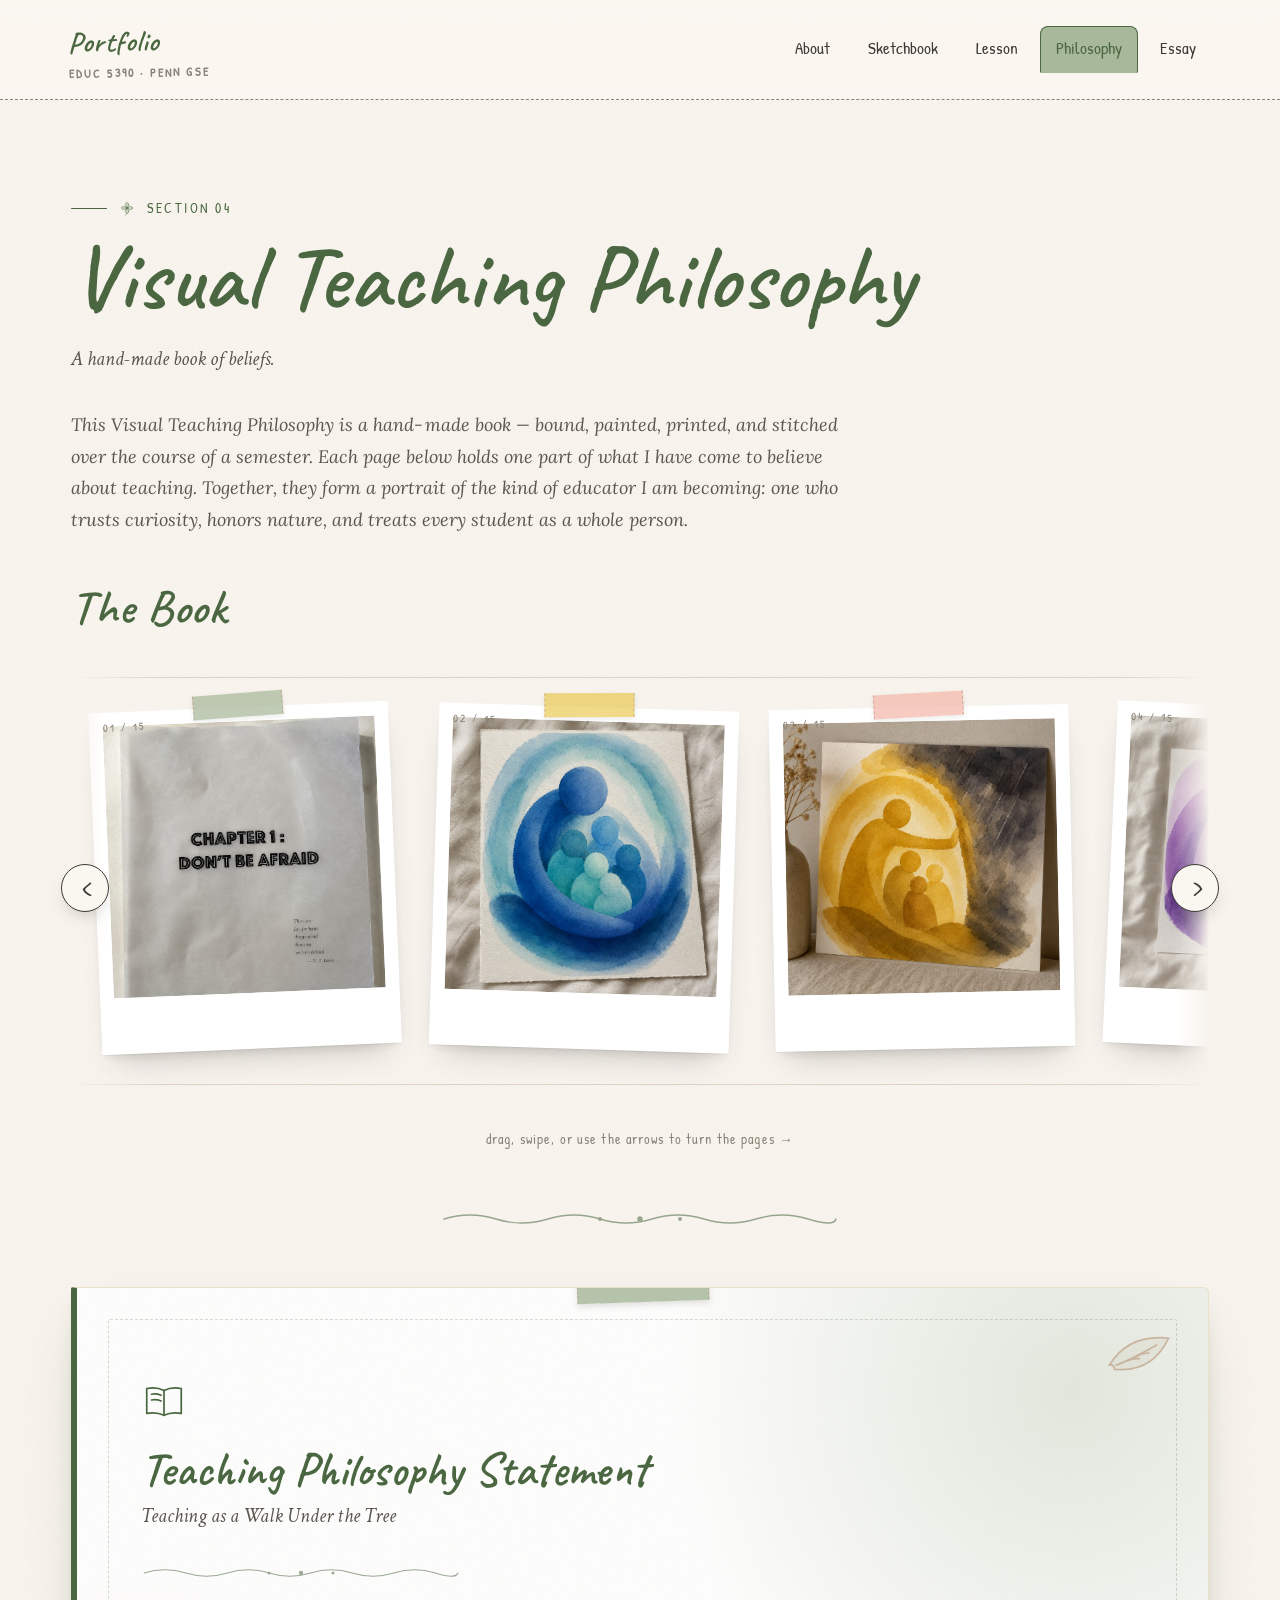
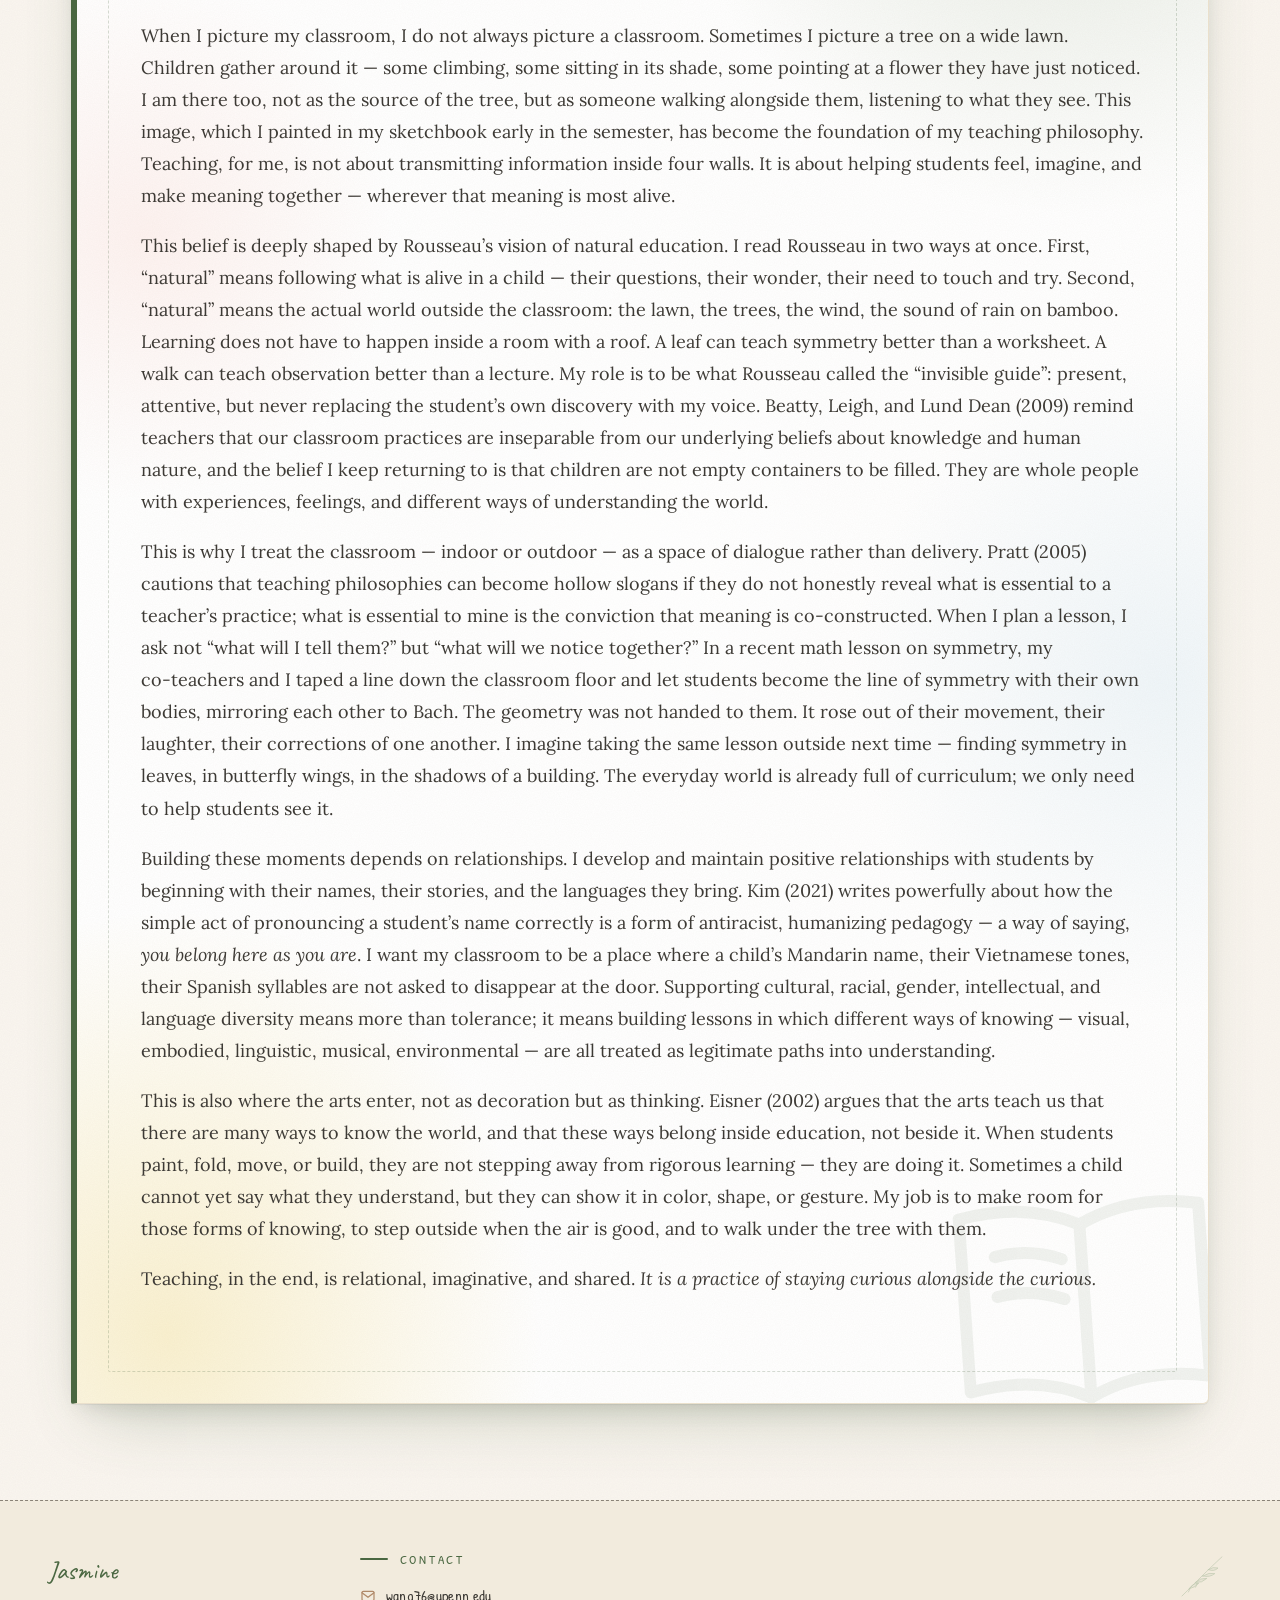
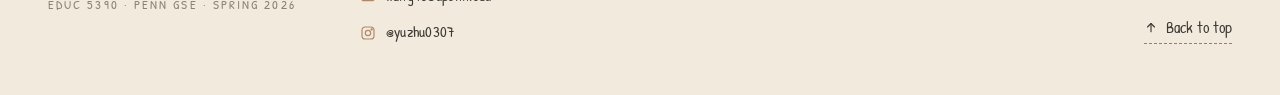
<file: philosophy.html>
<!doctype html>
<html lang="en">
<head>
<meta charset="utf-8">
<meta name="viewport" content="width=device-width,initial-scale=1">
<title>Visual Teaching Philosophy — EDUC 5390 Portfolio</title>
<link rel="preconnect" href="https://fonts.googleapis.com">
<link rel="preconnect" href="https://fonts.gstatic.com" crossorigin>
<link href="https://fonts.googleapis.com/css2?family=Caveat:wght@400;500;600;700&family=Kalam:wght@300;400;700&family=Patrick+Hand&family=Lora:ital,wght@0,400;0,500;0,600;1,400;1,500&family=Crimson+Text:ital,wght@0,400;0,600;1,400&display=swap" rel="stylesheet">
<style>
/* ═══════════════════════════════════════════════════════════════
   Sketchbook Portfolio · EDUC 5390
   ═══════════════════════════════════════════════════════════════ */

:root {
  --sage:    #A8B89A;
  --brown:   #B08968;
  --sun:     #E8C547;
  --sky:     #B8D4E3;
  --pink:    #F4B6A8;
  --forest:  #4A6741;
  --cream:   #FAF6F0;
  --cream-2: #F2EBDD;
  --cream-3: #EAE0CC;
  --ink:     #3D3A35;
  --ink-2:   #5A554D;
  --ink-3:   #8A8377;

  --hand-display: "Caveat", "Kalam", cursive;
  --hand:         "Patrick Hand", "Kalam", cursive;
  --serif:        "Lora", "Crimson Text", Georgia, serif;
  --serif-alt:    "Crimson Text", "Lora", Georgia, serif;

  --paper-grain: url("data:image/svg+xml;utf8,<svg xmlns='http://www.w3.org/2000/svg' width='240' height='240'><filter id='n'><feTurbulence type='fractalNoise' baseFrequency='0.85' numOctaves='2' stitchTiles='stitch' seed='3'/><feColorMatrix values='0 0 0 0 0.36  0 0 0 0 0.30  0 0 0 0 0.22  0 0 0 0.06 0'/></filter><rect width='100%25' height='100%25' filter='url(%23n)'/></svg>");

  --maxw: 1240px;
}

* { box-sizing: border-box; }

html { scroll-behavior: smooth; scroll-padding-top: 110px; }

body {
  margin: 0;
  background: var(--cream);
  background-image: var(--paper-grain);
  color: var(--ink);
  font-family: var(--serif);
  font-size: 18px;
  line-height: 1.7;
  -webkit-font-smoothing: antialiased;
  text-rendering: optimizeLegibility;
}

img { max-width: 100%; display: block; }

::selection { background: var(--sun); color: var(--ink); }

/* ═══ NAV — paper tabs ═══ */
.nav {
  position: sticky;
  top: 0;
  z-index: 100;
  background:
    linear-gradient(to bottom, rgba(250,246,240,.96), rgba(250,246,240,.92));
  backdrop-filter: blur(10px);
  border-bottom: 1px dashed var(--ink-3);
}
.nav__inner {
  max-width: var(--maxw);
  margin: 0 auto;
  padding: 16px clamp(20px, 4vw, 48px);
  display: flex;
  align-items: center;
  justify-content: space-between;
  gap: 24px;
}
.nav__brand {
  font-family: var(--hand-display);
  font-size: 30px;
  color: var(--forest);
  font-weight: 600;
  text-decoration: none;
  letter-spacing: 0.5px;
  transform: rotate(-1.5deg);
  display: inline-block;
}
.nav__brand small {
  display: block;
  font-family: var(--hand);
  font-size: 12px;
  letter-spacing: 0.18em;
  color: var(--ink-3);
  text-transform: uppercase;
  margin-top: -4px;
  transform: rotate(0.5deg);
}
.nav__list {
  list-style: none;
  display: flex;
  gap: 6px;
  margin: 0;
  padding: 0;
}
.nav__list a {
  display: inline-block;
  font-family: var(--hand);
  font-size: 17px;
  color: var(--ink);
  text-decoration: none;
  padding: 8px 16px 10px;
  position: relative;
  transition: transform .25s, color .25s;
}
.nav__list a::before {
  content: "";
  position: absolute;
  inset: 0;
  background: var(--cream-2);
  border: 1.5px solid var(--ink-3);
  border-bottom: none;
  border-radius: 8px 8px 2px 2px;
  z-index: -1;
  opacity: 0;
  transition: opacity .25s, transform .25s;
  transform: translateY(4px);
}
.nav__list a:hover { color: var(--forest); transform: translateY(-2px); }
.nav__list a:hover::before { opacity: 1; transform: translateY(0); }
.nav__list a.is-active { color: var(--forest); }
.nav__list a.is-active::before {
  opacity: 1;
  transform: translateY(0);
  background: var(--sage);
  border-color: var(--forest);
}

.nav__burger {
  display: none;
  background: transparent;
  border: 1.5px solid var(--ink);
  border-radius: 6px;
  padding: 8px 12px;
  cursor: pointer;
  font-family: var(--hand);
  font-size: 16px;
  color: var(--ink);
}

@media (max-width: 820px) {
  .nav__list {
    position: absolute;
    top: 100%;
    right: 16px;
    background: var(--cream);
    border: 1.5px solid var(--ink-3);
    border-radius: 12px;
    padding: 12px;
    flex-direction: column;
    gap: 0;
    box-shadow: 0 12px 32px -10px rgba(61,58,53,.25);
    transform: translateY(-8px);
    opacity: 0;
    pointer-events: none;
    transition: opacity .2s, transform .2s;
  }
  .nav__list.is-open { opacity: 1; transform: translateY(0); pointer-events: auto; }
  .nav__list a::before { display: none; }
  .nav__list a {
    display: block;
    padding: 10px 18px;
    border-radius: 8px;
  }
  .nav__list a:hover { background: var(--cream-2); }
  .nav__list a.is-active { background: var(--sage); color: var(--ink); }
  .nav__burger { display: inline-block; }
}

/* ═══ Section frames ═══ */
.section {
  max-width: var(--maxw);
  margin: 0 auto;
  padding: clamp(48px, 8vw, 96px) clamp(20px, 4vw, 56px);
  position: relative;
}

.section + .section {
  border-top: 1px dashed var(--ink-3);
}

/* Hand-drawn divider line — wavy SVG */
.divider {
  display: block;
  margin: 56px auto;
  width: min(420px, 80%);
  height: 24px;
  opacity: 0.55;
}

/* ═══ Hero & headings ═══ */
.eyebrow {
  font-family: var(--hand);
  font-size: 14px;
  letter-spacing: 0.18em;
  color: var(--forest);
  text-transform: uppercase;
  margin: 0 0 12px;
  display: flex;
  align-items: center;
  gap: 12px;
}
.eyebrow::before {
  content: "";
  width: 36px;
  height: 1.5px;
  background: var(--forest);
  border-radius: 1px;
}

.hand-title {
  font-family: var(--hand-display);
  font-weight: 600;
  color: var(--ink);
  line-height: 1;
  letter-spacing: 0.5px;
  margin: 0;
}

.h-display {
  font-size: clamp(64px, 11vw, 132px);
  margin: 0 0 18px;
  text-wrap: balance;
}
.h-display .accent { color: var(--forest); font-style: italic; }

.h-section {
  font-family: var(--hand-display);
  font-size: clamp(44px, 6vw, 72px);
  font-weight: 600;
  color: var(--forest);
  margin: 0 0 8px;
  line-height: 1;
  letter-spacing: 0.5px;
}

.h-sub {
  font-family: var(--serif-alt);
  font-style: italic;
  font-size: clamp(18px, 1.6vw, 22px);
  color: var(--ink-2);
  margin: 0 0 32px;
  max-width: 60ch;
  text-wrap: pretty;
}

.lede {
  font-family: var(--serif);
  font-size: clamp(18px, 1.5vw, 21px);
  line-height: 1.65;
  color: var(--ink-2);
  max-width: 62ch;
  margin: 0 0 28px;
  text-wrap: pretty;
}

/* ═══ Hero spread ═══ */
.hero {
  display: grid;
  grid-template-columns: 1.2fr 1fr;
  gap: clamp(32px, 6vw, 88px);
  align-items: center;
  position: relative;
}
.hero__badge {
  position: absolute;
  top: -12px;
  right: 0;
  width: 130px;
  opacity: 0.85;
}
@media (max-width: 820px) {
  .hero { grid-template-columns: 1fr; }
  .hero__badge { display: none; }
}

/* ═══ About me block — warm welcome card ═══ */
.welcome {
  margin-top: 72px;
  background: var(--cream-2);
  background-image:
    radial-gradient(ellipse at 12% 18%, rgba(232,197,71,.18) 0%, transparent 42%),
    radial-gradient(ellipse at 88% 78%, rgba(184,212,227,.22) 0%, transparent 48%),
    radial-gradient(ellipse at 52% 92%, rgba(244,182,168,.16) 0%, transparent 42%);
  border-radius: 6px;
  padding: clamp(32px, 5vw, 64px);
  position: relative;
  box-shadow:
    0 1px 0 rgba(61,58,53,.04),
    0 12px 28px -18px rgba(61,58,53,.20);
}
.welcome::before, .welcome::after {
  content: "";
  position: absolute;
  width: 90px;
  height: 26px;
  background: rgba(232,197,71,.55);
  border-left: 1px dashed rgba(176,137,104,.5);
  border-right: 1px dashed rgba(176,137,104,.5);
  z-index: 2;
  box-shadow: 0 2px 4px rgba(61,58,53,.08);
}
.welcome::before { top: -12px; left: 8%; transform: rotate(-3deg); }
.welcome::after  { top: -12px; right: 10%; transform: rotate(2.5deg); }

.welcome h3 {
  font-family: var(--hand-display);
  font-size: clamp(38px, 4.5vw, 56px);
  font-weight: 600;
  color: var(--forest);
  margin: 0 0 18px;
  line-height: 1;
}
.welcome .placeholder {
  font-family: var(--hand);
  color: var(--ink-3);
  background: rgba(255,255,255,0.6);
  border: 1.5px dashed var(--brown);
  padding: 24px 28px;
  border-radius: 4px;
  font-size: 15px;
  letter-spacing: 0.04em;
  line-height: 1.7;
}
.welcome .placeholder strong {
  display: block;
  color: var(--forest);
  font-family: var(--hand-display);
  font-size: 22px;
  margin-bottom: 8px;
  letter-spacing: 0.5px;
}

/* ═══ Polaroid / taped photo ═══ */
.polaroid {
  background: #fff;
  padding: 14px 14px 56px;
  box-shadow:
    0 1px 0 rgba(61,58,53,.06),
    0 18px 32px -16px rgba(61,58,53,.30),
    0 6px 12px -6px rgba(61,58,53,.16);
  position: relative;
  display: inline-block;
  width: 100%;
  transition: transform .35s cubic-bezier(.2,.8,.2,1), box-shadow .35s;
}
.polaroid::before {
  /* tape strip */
  content: "";
  position: absolute;
  top: -14px;
  left: 50%;
  transform: translateX(-50%) rotate(-2deg);
  width: 88px;
  height: 24px;
  background: rgba(232,197,71,.65);
  border-left: 1px dashed rgba(176,137,104,.45);
  border-right: 1px dashed rgba(176,137,104,.45);
  z-index: 2;
  box-shadow: 0 2px 5px rgba(61,58,53,.10);
}
.polaroid--pink::before { background: rgba(244,182,168,.7); }
.polaroid--sky::before  { background: rgba(184,212,227,.78); }
.polaroid--sage::before { background: rgba(168,184,154,.72); }

.polaroid .frame {
  aspect-ratio: 4 / 3;
}
.polaroid--portrait .frame {
  aspect-ratio: 3 / 4;
  background: var(--cream-3);
  background-image:
    linear-gradient(135deg, rgba(61,58,53,.02) 0%, rgba(61,58,53,.06) 100%),
    var(--paper-grain);
  background-size: cover, 240px 240px;
  display: flex;
  align-items: center;
  justify-content: center;
  font-family: var(--hand);
  color: var(--ink-3);
  text-align: center;
  padding: 16px;
  font-size: 14px;
  letter-spacing: 0.06em;
  line-height: 1.5;
  border: 1px dashed rgba(176,137,104,.5);
  position: relative;
  overflow: hidden;
}
.polaroid .frame::after {
  /* corner mark */
  content: "";
  position: absolute;
  top: 8px;
  right: 8px;
  width: 18px;
  height: 18px;
  border-top: 1.5px solid rgba(176,137,104,.5);
  border-right: 1.5px solid rgba(176,137,104,.5);
}
.polaroid .frame img {
  width: 100%;
  height: 100%;
  object-fit: cover;
}
.polaroid .caption {
  position: absolute;
  left: 14px;
  right: 14px;
  bottom: 14px;
  font-family: var(--hand);
  font-size: 16px;
  color: var(--ink-2);
  text-align: center;
  letter-spacing: 0.02em;
  line-height: 1.3;
}

/* About — two photos */
.bio-photos {
  display: grid;
  grid-template-columns: 1fr 1fr;
  gap: clamp(24px, 4vw, 56px);
  margin-top: 72px;
  padding: 0 clamp(0px, 4vw, 40px);
}
.bio-photos .polaroid:nth-child(1) { transform: rotate(-2.5deg); }
.bio-photos .polaroid:nth-child(2) { transform: rotate(2deg) translateY(20px); }
.bio-photos .polaroid:hover { transform: rotate(0) translateY(-4px); }
@media (max-width: 600px) {
  .bio-photos { grid-template-columns: 1fr; }
}

/* Tight matted photo frame for About — no caption gutter, image fills the frame. */
.bio-photos .polaroid {
  padding: 14px;
  background: #fff;
}
.bio-photos .polaroid .caption { display: none; }
.bio-photos .polaroid .frame,
.bio-photos .polaroid .frame:has(img) {
  aspect-ratio: 4/5;
  background: var(--cream-3);
  border: none;
  padding: 0;
  display: block;
  overflow: hidden;
  position: relative;
}
.bio-photos .polaroid .frame::after { display: none; }
.bio-photos .polaroid .frame:has(img) img {
  width: 100%;
  height: 100%;
  object-fit: cover;
  display: block;
}

/* Welcome card — name, credentials, prose */
.welcome__eyebrow {
  font-family: var(--hand);
  font-size: 13px;
  letter-spacing: 0.22em;
  text-transform: uppercase;
  color: var(--brown);
  margin: 0 0 8px;
  display: flex;
  align-items: center;
  gap: 14px;
}
.welcome__eyebrow::before {
  content: "";
  width: 32px;
  height: 1.5px;
  background: var(--brown);
  border-radius: 1px;
  display: inline-block;
}
.welcome h3 { margin: 0 0 4px; }
.welcome__subtitle {
  font-family: var(--serif);
  font-style: italic;
  font-size: clamp(20px, 1.8vw, 24px);
  color: var(--ink-2);
  margin: 0 0 22px;
  letter-spacing: 0.01em;
}
.welcome__subtitle .ch {
  font-style: normal;
  letter-spacing: 0.06em;
  color: var(--forest);
  margin-left: 4px;
}
.welcome__creds {
  list-style: none;
  padding: 0;
  margin: 0 0 32px;
  display: flex;
  flex-wrap: wrap;
  gap: 10px;
}
.welcome__creds li {
  font-family: var(--hand);
  font-size: 12.5px;
  letter-spacing: 0.18em;
  text-transform: uppercase;
  color: var(--ink);
  padding: 7px 14px 6px;
  background: rgba(255,255,255,0.65);
  border: 1.5px solid var(--brown);
  border-radius: 999px;
  white-space: nowrap;
}
.welcome__prose p {
  font-family: var(--serif);
  font-size: 17px;
  line-height: 1.75;
  color: var(--ink);
  margin: 0 0 1em;
  max-width: 62ch;
  text-wrap: pretty;
}
.welcome__prose p:last-child { margin-bottom: 0; }

/* About — two-column composition: text left, layered photos right */
.welcome {
  display: grid;
  grid-template-columns: minmax(0, 1.05fr) minmax(0, 1fr);
  gap: clamp(36px, 5vw, 80px);
  align-items: center;
}
.welcome__text { min-width: 0; }
.welcome__photos {
  position: relative;
  padding: 28px 8px 48px 64px;
  min-width: 0;
}
.welcome__photos .polaroid { margin: 0; }

.bio-photo--main {
  padding: 14px;
  position: relative;
  z-index: 1;
  width: 100%;
  transform: rotate(2deg);
  box-shadow:
    0 1px 0 rgba(61,58,53,.06),
    0 22px 42px -16px rgba(61,58,53,.34),
    0 8px 14px -6px rgba(61,58,53,.18);
}
.bio-photo--main .frame,
.bio-photo--main .frame:has(img) {
  aspect-ratio: 4/5;
  overflow: hidden;
  background: var(--cream-3);
  border: none;
  padding: 0;
  display: block;
}
.bio-photo--main .frame:has(img) img {
  width: 100%;
  height: 100%;
  object-fit: cover;
}

.bio-photo--accent {
  padding: 10px;
  position: absolute;
  left: -8%;
  bottom: -6%;
  width: 42%;
  z-index: 3;
  transform: rotate(-10deg);
  box-shadow:
    0 1px 0 rgba(61,58,53,.06),
    0 20px 34px -12px rgba(61,58,53,.46),
    0 6px 12px -6px rgba(61,58,53,.20);
}
.bio-photo--accent .frame,
.bio-photo--accent .frame:has(img) {
  aspect-ratio: 4/5;
  overflow: hidden;
  background: var(--cream-3);
  border: none;
  padding: 0;
  display: block;
}
.bio-photo--accent .frame:has(img) img {
  width: 100%;
  height: 100%;
  object-fit: cover;
}

.welcome__photos .polaroid:hover {
  transform: translateY(-4px) rotate(0) !important;
  z-index: 5;
}

/* Floating botanicals around the photo composition */
.photo-deco {
  position: absolute;
  pointer-events: none;
}
.photo-deco--leaf {
  top: -10px;
  right: 4px;
  width: 64px;
  height: 64px;
  color: var(--sage);
  transform: rotate(28deg);
  opacity: 0.6;
  z-index: 4;
}
.photo-deco--branch {
  bottom: -28px;
  right: -16px;
  width: 130px;
  height: 130px;
  color: var(--brown);
  transform: rotate(-18deg);
  opacity: 0.32;
  z-index: 0;
}
.photo-deco--flower {
  top: 38%;
  left: -28px;
  width: 44px;
  height: 44px;
  color: var(--pink);
  transform: rotate(-12deg);
  opacity: 0.7;
  z-index: 4;
}

@media (max-width: 820px) {
  .welcome { grid-template-columns: 1fr; }
  .welcome__photos {
    padding: 16px 8px 44px 24px;
    margin-top: 24px;
  }
  .bio-photo--main { transform: rotate(1deg); }
  .bio-photo--accent {
    width: 38%;
    left: 0;
    bottom: -8%;
  }
  .photo-deco--branch { width: 100px; height: 100px; }
}

/* ═══ "What you'll find here" cards ═══ */
.guide {
  margin-top: 96px;
}
.guide__grid {
  margin-top: 36px;
  display: grid;
  grid-template-columns: repeat(4, 1fr);
  gap: 22px;
}
@media (max-width: 900px) { .guide__grid { grid-template-columns: 1fr 1fr; } }
@media (max-width: 520px) { .guide__grid { grid-template-columns: 1fr; } }

.guide-card {
  background: var(--cream-2);
  border: 1.5px solid var(--ink-3);
  border-radius: 4px 18px 4px 18px;
  padding: 24px 22px 26px;
  text-decoration: none;
  color: inherit;
  display: block;
  position: relative;
  transition: transform .3s cubic-bezier(.2,.8,.2,1), box-shadow .3s, background .3s;
  overflow: hidden;
}
.guide-card::after {
  /* peeling corner */
  content: "";
  position: absolute;
  top: 0;
  right: 0;
  width: 0;
  height: 0;
  border-style: solid;
  border-width: 0 22px 22px 0;
  border-color: transparent var(--cream) transparent transparent;
  filter: drop-shadow(-1px 1px 1px rgba(61,58,53,.18));
  transition: border-width .3s;
}
.guide-card:hover {
  transform: translateY(-6px) rotate(-0.6deg);
  box-shadow: 0 16px 30px -16px rgba(61,58,53,.32);
  background: #fff;
}
.guide-card:hover::after {
  border-width: 0 30px 30px 0;
}
.guide-card .icon {
  width: 44px;
  height: 44px;
  margin-bottom: 12px;
  color: var(--forest);
}
.guide-card h4 {
  font-family: var(--hand-display);
  font-size: 28px;
  font-weight: 600;
  color: var(--ink);
  margin: 0 0 6px;
  line-height: 1.05;
}
.guide-card p {
  font-family: var(--hand);
  font-size: 15px;
  color: var(--ink-2);
  margin: 0;
  line-height: 1.45;
}

/* ═══ Sketchbook / VTP gallery ═══ */
.gallery-intro {
  font-family: var(--serif);
  font-size: 18px;
  line-height: 1.75;
  color: var(--ink-2);
  max-width: 70ch;
  margin: 0 0 48px;
  font-style: italic;
}

/* Masonry-style gallery — items keep their natural aspect ratio
   and stagger vertically like a sketchbook spread. */
.gallery {
  columns: 3;
  column-gap: clamp(24px, 3.2vw, 44px);
  margin: 32px 0 0;
}
.gallery .polaroid {
  display: inline-block;
  width: 100%;
  margin: 0 0 clamp(32px, 4vw, 60px);
  break-inside: avoid;
  -webkit-column-break-inside: avoid;
  cursor: zoom-in;
}
.gallery .polaroid:hover {
  transform: rotate(0) translateY(-4px) scale(1.03) !important;
  box-shadow:
    0 1px 0 rgba(61,58,53,.06),
    0 26px 40px -18px rgba(61,58,53,.36),
    0 8px 16px -6px rgba(61,58,53,.20);
  z-index: 5;
}
.gallery .polaroid .caption {
  /* Hidden in the gallery; the lightbox still reads the textContent. */
  position: absolute;
  width: 1px; height: 1px;
  padding: 0; margin: -1px; overflow: hidden;
  clip: rect(0 0 0 0); white-space: nowrap; border: 0;
}
@media (max-width: 900px) { .gallery { columns: 2; } }
@media (max-width: 520px) { .gallery { columns: 1; } }

/* When a frame holds a real image, drop the placeholder chrome and
   let the image's natural aspect ratio drive the height. */
.polaroid .frame:has(img) {
  aspect-ratio: auto;
  background: none;
  border: none;
  padding: 0;
  display: block;
  overflow: visible;
}
.polaroid .frame:has(img)::after { display: none; }
.polaroid .frame:has(img) img {
  width: 100%;
  height: auto;
  object-fit: contain;
}

/* ═══ VTP scroll gallery — horizontal handscroll ═══ */
.scroll-shell {
  position: relative;
  margin: 32px 0 0;
  padding: 4px 0 8px;
}
.scroll-gallery {
  display: flex;
  gap: clamp(28px, 3vw, 52px);
  padding: 40px clamp(8px, 2vw, 24px) 56px;
  overflow-x: auto;
  overflow-y: visible;
  scroll-snap-type: x mandatory;
  scroll-padding-left: clamp(8px, 2vw, 24px);
  scrollbar-width: thin;
  scrollbar-color: var(--brown) transparent;
  /* Soft horizontal fade at the edges, like a scroll continuing past view */
  -webkit-mask-image: linear-gradient(to right, transparent 0, #000 3%, #000 97%, transparent 100%);
          mask-image: linear-gradient(to right, transparent 0, #000 3%, #000 97%, transparent 100%);
}
.scroll-gallery::-webkit-scrollbar { height: 8px; }
.scroll-gallery::-webkit-scrollbar-track { background: transparent; }
.scroll-gallery::-webkit-scrollbar-thumb {
  background: rgba(176,137,104,0.55);
  border-radius: 999px;
}
.scroll-gallery .polaroid {
  flex: 0 0 clamp(220px, 24vw, 300px);
  width: clamp(220px, 24vw, 300px);
  scroll-snap-align: start;
  cursor: zoom-in;
  margin: 0;
}
.scroll-gallery .polaroid:hover {
  transform: rotate(0) translateY(-4px) scale(1.03) !important;
  z-index: 5;
  box-shadow:
    0 1px 0 rgba(61,58,53,.06),
    0 26px 40px -18px rgba(61,58,53,.36),
    0 8px 16px -6px rgba(61,58,53,.20);
}

/* Force a uniform 1:1 square frame so the scroll row reads as one continuous strip */
.scroll-gallery .polaroid .frame {
  aspect-ratio: 1/1;
  background: var(--cream-3);
  background-image:
    linear-gradient(135deg, rgba(61,58,53,.02) 0%, rgba(61,58,53,.06) 100%),
    var(--paper-grain);
  background-size: cover, 240px 240px;
  display: flex;
  align-items: center;
  justify-content: center;
  font-family: var(--hand);
  color: var(--ink-3);
  text-align: center;
  padding: 16px;
  font-size: 13px;
  letter-spacing: 0.06em;
  line-height: 1.5;
  border: 1px dashed rgba(176,137,104,.5);
  position: relative;
  overflow: hidden;
}
.scroll-gallery .polaroid .frame:has(img) {
  aspect-ratio: 1/1;
  background: none;
  border: none;
  padding: 0;
  display: block;
}
.scroll-gallery .polaroid .frame:has(img) img {
  width: 100%;
  height: 100%;
  object-fit: cover;
}

.scroll-gallery .polaroid .caption {
  position: absolute;
  width: 1px; height: 1px;
  padding: 0; margin: -1px; overflow: hidden;
  clip: rect(0 0 0 0); white-space: nowrap; border: 0;
}

/* Hand-pinned tilt — different per slot, reset on hover */
.scroll-gallery .polaroid:nth-child(7n+1) { transform: rotate(-2.4deg); }
.scroll-gallery .polaroid:nth-child(7n+2) { transform: rotate(1.8deg); }
.scroll-gallery .polaroid:nth-child(7n+3) { transform: rotate(-1.2deg); }
.scroll-gallery .polaroid:nth-child(7n+4) { transform: rotate(2.6deg); }
.scroll-gallery .polaroid:nth-child(7n+5) { transform: rotate(-2.8deg); }
.scroll-gallery .polaroid:nth-child(7n+6) { transform: rotate(1deg); }
.scroll-gallery .polaroid:nth-child(7n)   { transform: rotate(-1.8deg); }

/* Small page counter at the polaroid corner */
.scroll-gallery .polaroid .page-num {
  position: absolute;
  top: 6px;
  left: 14px;
  font-family: var(--hand);
  font-size: 11px;
  letter-spacing: 0.18em;
  color: var(--ink-3);
  z-index: 4;
  text-transform: uppercase;
}

/* Top + bottom rule lines — the 'scroll' rails */
.scroll-shell::before,
.scroll-shell::after {
  content: "";
  position: absolute;
  left: 0; right: 0;
  height: 1px;
  background: linear-gradient(to right, transparent 0, var(--brown) 8%, var(--brown) 92%, transparent 100%);
  opacity: 0.32;
  pointer-events: none;
  z-index: 1;
}
.scroll-shell::before { top: 14px; }
.scroll-shell::after  { bottom: 28px; }

/* Prev / next nav */
.scroll-nav {
  position: absolute;
  top: 50%;
  transform: translateY(-50%);
  width: 48px;
  height: 48px;
  border-radius: 50%;
  background: var(--cream);
  border: 1.5px solid var(--ink);
  font-family: var(--hand-display);
  font-size: 30px;
  color: var(--ink);
  cursor: pointer;
  z-index: 6;
  box-shadow: 0 8px 18px -8px rgba(61,58,53,.35);
  transition: background .2s, transform .2s, color .2s;
  display: flex;
  align-items: center;
  justify-content: center;
  line-height: 1;
  padding: 0 0 4px;
}
.scroll-nav:hover {
  background: var(--sun);
  transform: translateY(-50%) scale(1.06);
  color: var(--ink);
}
.scroll-nav--prev { left: -10px; }
.scroll-nav--next { right: -10px; }
@media (max-width: 600px) {
  .scroll-nav { width: 40px; height: 40px; font-size: 24px; }
  .scroll-nav--prev { left: 4px; }
  .scroll-nav--next { right: 4px; }
}

.scroll-hint {
  font-family: var(--hand);
  font-size: 14px;
  color: var(--ink-3);
  text-align: center;
  margin: 14px 0 0;
  letter-spacing: 0.08em;
}

/* ═══ Reflection / essay paper ═══ */
.paper {
  background: #fff;
  background-image:
    linear-gradient(to bottom, transparent 0, transparent calc(2em - 1px), rgba(184,212,227,.32) calc(2em - 1px), rgba(184,212,227,.32) 2em, transparent 2em),
    var(--paper-grain);
  background-size: 100% 2em, 240px 240px;
  border: 1px solid var(--cream-3);
  border-left: 4px solid var(--pink);
  padding: clamp(36px, 5vw, 64px) clamp(28px, 4vw, 56px);
  border-radius: 2px 6px 6px 2px;
  box-shadow:
    0 1px 0 rgba(61,58,53,.05),
    0 18px 36px -18px rgba(61,58,53,.18);
  position: relative;
  margin-top: 24px;
}
.paper::before {
  /* notebook holes */
  content: "";
  position: absolute;
  top: 24px;
  bottom: 24px;
  left: -6px;
  width: 4px;
  background-image: radial-gradient(circle at center, rgba(61,58,53,.32) 2px, transparent 2.5px);
  background-repeat: repeat-y;
  background-size: 4px 36px;
  display: none;
}
.paper h4 {
  font-family: var(--hand-display);
  font-size: clamp(34px, 4vw, 48px);
  font-weight: 600;
  color: var(--forest);
  margin: 0 0 6px;
  line-height: 1;
}
.paper h5 {
  font-family: var(--serif-alt);
  font-style: italic;
  font-size: clamp(18px, 1.6vw, 22px);
  color: var(--ink-2);
  margin: 0 0 28px;
  font-weight: 400;
}
.paper p {
  font-family: var(--serif);
  font-size: 18px;
  line-height: 1.78;
  margin: 0 0 1em;
  text-wrap: pretty;
}
.paper .placeholder {
  font-family: var(--hand);
  color: var(--ink-3);
  border: 1.5px dashed var(--brown);
  padding: 24px 28px;
  border-radius: 4px;
  font-size: 15px;
  letter-spacing: 0.04em;
  background: rgba(250,246,240,.6);
}
.paper .placeholder strong {
  display: block;
  color: var(--forest);
  font-family: var(--hand-display);
  font-size: 22px;
  margin-bottom: 6px;
  letter-spacing: 0.5px;
}

/* ═══════════════════════════════════════════════════════════════
   Themed paper variants — sketchbook · lesson · statement · essay
   Each variant supplies its own border, watercolor wash, and theme
   colors via CSS custom properties; the .paper--themed framework
   provides the shared chrome (tape strip, dashed frame, watermark
   slot, corner leaf, divider line).
   ═══════════════════════════════════════════════════════════════ */
.paper--themed {
  position: relative;
  overflow: hidden;
  padding: clamp(60px, 7vw, 92px) clamp(36px, 5vw, 72px);
  box-shadow:
    0 1px 0 rgba(61,58,53,.06),
    0 30px 60px -24px rgba(74,103,65,.30),
    0 10px 22px -10px rgba(61,58,53,.20);
}
.paper--themed::before {
  /* tape strip top center, color via --theme-tape */
  content: "";
  position: absolute;
  display: block;
  top: -14px;
  bottom: auto;
  left: 50%;
  right: auto;
  transform: translateX(-50%) rotate(-2deg);
  width: 130px;
  height: 28px;
  background: var(--theme-tape, rgba(168,184,154,.82));
  background-image: none;
  background-repeat: no-repeat;
  background-size: auto;
  border-left: 1.5px dashed rgba(176,137,104,.45);
  border-right: 1.5px dashed rgba(176,137,104,.45);
  z-index: 4;
  box-shadow: 0 3px 6px rgba(61,58,53,.14);
}
.paper--themed::after {
  /* faint dashed inner book-page frame */
  content: "";
  position: absolute;
  inset: clamp(20px, 2.4vw, 32px);
  border: 1px dashed var(--theme-frame, rgba(74,103,65,.22));
  border-radius: 2px;
  pointer-events: none;
  z-index: 0;
}
.paper--themed > * { position: relative; z-index: 2; }

.paper--themed .paper-watermark {
  position: absolute;
  right: -36px;
  bottom: -48px;
  width: clamp(220px, 30vw, 320px);
  height: clamp(220px, 30vw, 320px);
  opacity: 0.08;
  color: var(--theme-color, var(--forest));
  pointer-events: none;
  transform: rotate(-4deg);
  z-index: 0;
}
.paper--themed .paper-corner-leaf {
  position: absolute;
  top: 32px;
  right: 36px;
  width: 64px;
  height: 64px;
  opacity: 0.55;
  color: var(--theme-leaf, var(--brown));
  pointer-events: none;
  transform: rotate(22deg);
  z-index: 1;
}
.paper--themed .paper-divider {
  display: block;
  margin: 14px 0 36px;
  width: min(320px, 60%);
  height: 22px;
  color: var(--theme-color, var(--forest));
  opacity: 0.55;
}

/* Sketchbook reflection — pink + watercolor splash, learning to think in color */
.paper--sketchbook {
  --theme-color: var(--pink);
  --theme-tape: rgba(244,182,168,.82);
  --theme-frame: rgba(244,182,168,.40);
  --theme-leaf: var(--sun);
  border-left: 6px solid var(--pink);
  background-image:
    radial-gradient(ellipse 65% 45% at 90% 6%,  rgba(244,182,168,.34) 0%, transparent 55%),
    radial-gradient(ellipse 60% 45% at 8% 96%,  rgba(232,197,71,.26)  0%, transparent 55%),
    radial-gradient(ellipse 50% 35% at 95% 60%, rgba(184,212,227,.22) 0%, transparent 55%),
    radial-gradient(ellipse 40% 28% at 6% 30%,  rgba(168,184,154,.18) 0%, transparent 55%),
    radial-gradient(ellipse 30% 22% at 50% 50%, rgba(255,255,255,.45) 0%, transparent 70%),
    var(--paper-grain);
  background-size: 100% 100%, 100% 100%, 100% 100%, 100% 100%, 100% 100%, 240px 240px;
}

/* Lesson reflection — brown + symmetry, sage and sun mirrored across the page */
.paper--lesson {
  --theme-color: var(--brown);
  --theme-tape: rgba(184,212,227,.82);
  --theme-frame: rgba(176,137,104,.32);
  --theme-leaf: var(--pink);
  border-left: 6px solid var(--brown);
  background-image:
    radial-gradient(ellipse 50% 36% at 18% 12%, rgba(168,184,154,.28) 0%, transparent 55%),
    radial-gradient(ellipse 50% 36% at 82% 88%, rgba(168,184,154,.28) 0%, transparent 55%),
    radial-gradient(ellipse 42% 30% at 82% 14%, rgba(232,197,71,.22)  0%, transparent 55%),
    radial-gradient(ellipse 42% 30% at 18% 86%, rgba(232,197,71,.22)  0%, transparent 55%),
    radial-gradient(ellipse 30% 22% at 50% 50%, rgba(255,255,255,.42) 0%, transparent 70%),
    var(--paper-grain);
  background-size: 100% 100%, 100% 100%, 100% 100%, 100% 100%, 100% 100%, 240px 240px;
}

/* Visual Teaching Philosophy statement — forest + book-page, hand-bound book of beliefs */
.paper--statement {
  --theme-color: var(--forest);
  --theme-tape: rgba(168,184,154,.82);
  --theme-frame: rgba(74,103,65,.22);
  --theme-leaf: var(--brown);
  border-left: 6px solid var(--forest);
  background-image:
    radial-gradient(ellipse 65% 45% at 88% 6%,  rgba(168,184,154,.32) 0%, transparent 55%),
    radial-gradient(ellipse 60% 45% at 8% 96%,  rgba(232,197,71,.26)  0%, transparent 55%),
    radial-gradient(ellipse 50% 35% at 96% 58%, rgba(184,212,227,.22) 0%, transparent 55%),
    radial-gradient(ellipse 40% 28% at 6% 32%,  rgba(244,182,168,.18) 0%, transparent 55%),
    radial-gradient(ellipse 30% 22% at 50% 50%, rgba(255,255,255,.45) 0%, transparent 70%),
    var(--paper-grain);
  background-size: 100% 100%, 100% 100%, 100% 100%, 100% 100%, 100% 100%, 240px 240px;
}

/* Culminating essay — forest + tree, walking under the tree */
.paper--essay {
  --theme-color: var(--forest);
  --theme-tape: rgba(168,184,154,.82);
  --theme-frame: rgba(74,103,65,.22);
  --theme-leaf: var(--brown);
  border-left: 6px solid var(--brown);
  background-image:
    radial-gradient(ellipse 60% 42% at 92% 8%,  rgba(168,184,154,.30) 0%, transparent 55%),
    radial-gradient(ellipse 55% 40% at 8% 94%,  rgba(176,137,104,.22) 0%, transparent 55%),
    radial-gradient(ellipse 45% 32% at 95% 60%, rgba(232,197,71,.20)  0%, transparent 55%),
    radial-gradient(ellipse 40% 28% at 6% 32%,  rgba(184,212,227,.18) 0%, transparent 55%),
    radial-gradient(ellipse 30% 22% at 50% 50%, rgba(255,255,255,.40) 0%, transparent 70%),
    var(--paper-grain);
  background-size: 100% 100%, 100% 100%, 100% 100%, 100% 100%, 100% 100%, 240px 240px;
}

/* ═══ Lesson plan section ═══ */
.lesson-plan {
  display: grid;
  grid-template-columns: 1.4fr 1fr;
  gap: clamp(28px, 4vw, 64px);
  align-items: start;
  margin-top: 32px;
}
.lesson-plan--reverse {
  grid-template-columns: 1fr 1.4fr;
}
.lesson-plan--reverse .pdf-frame::before {
  /* Sage tape on the second artifact for visual variety. */
  background: rgba(168,184,154,.82);
  border-left-color: rgba(74,103,65,.35);
  border-right-color: rgba(74,103,65,.35);
}
.lesson-plan--reverse .tape-button {
  background: var(--sage);
  color: var(--ink);
}
@media (max-width: 800px) {
  .lesson-plan { grid-template-columns: 1fr; }
  .lesson-plan--reverse { grid-template-columns: 1fr; }
  /* On mobile, put the PDF first regardless of source order */
  .lesson-plan--reverse .pdf-aside { order: 2; }
  .lesson-plan--reverse .pdf-frame { order: 1; }
}

.pdf-frame {
  background: #fff;
  border: 1.5px solid var(--ink-3);
  padding: 14px;
  box-shadow: 0 18px 36px -20px rgba(61,58,53,.30);
  border-radius: 3px;
  position: relative;
}
.pdf-frame::before {
  content: "";
  position: absolute;
  top: -12px;
  left: 50%;
  transform: translateX(-50%) rotate(-2deg);
  width: 92px; height: 24px;
  background: rgba(184,212,227,.78);
  border-left: 1px dashed rgba(74,103,65,.35);
  border-right: 1px dashed rgba(74,103,65,.35);
  z-index: 2;
}
.pdf-frame .embed-area {
  aspect-ratio: 4/3;
  background: var(--cream-3);
  background-image: var(--paper-grain);
  display: flex;
  flex-direction: column;
  align-items: center;
  justify-content: center;
  text-align: center;
  font-family: var(--hand);
  color: var(--ink-2);
  padding: 20px;
  border: 1px dashed rgba(176,137,104,.5);
  gap: 8px;
}
.pdf-frame .embed-area svg { color: var(--brown); }
.pdf-frame .embed-area strong {
  font-family: var(--hand-display);
  font-size: 22px;
  color: var(--forest);
}
.pdf-frame .pdf-embed {
  display: block;
  width: 100%;
  aspect-ratio: 3/4;
  border: 0;
  background: var(--cream-3);
}
.lesson-plan--reverse .pdf-embed {
  /* Slide decks are landscape 16:9. */
  aspect-ratio: 16/9;
}

.pdf-aside h4 {
  font-family: var(--hand-display);
  font-size: 36px;
  color: var(--forest);
  margin: 0 0 12px;
}
.pdf-aside p {
  font-family: var(--serif);
  color: var(--ink-2);
  font-size: 17px;
}

.tape-button {
  display: inline-flex;
  align-items: center;
  gap: 10px;
  font-family: var(--hand);
  font-size: 18px;
  color: var(--ink);
  background: var(--sun);
  padding: 12px 24px;
  text-decoration: none;
  border: none;
  position: relative;
  transform: rotate(-1deg);
  transition: transform .25s, box-shadow .25s;
  box-shadow:
    0 1px 0 rgba(61,58,53,.05),
    0 8px 18px -10px rgba(61,58,53,.30);
  cursor: pointer;
  margin-top: 22px;
  border-left: 1px dashed rgba(176,137,104,.45);
  border-right: 1px dashed rgba(176,137,104,.45);
}
.tape-button:hover { transform: rotate(0) translateY(-2px); }
.tape-button svg { width: 18px; height: 18px; }

/* ═══ References ═══ */
.references {
  margin-top: 56px;
  padding-top: 32px;
  border-top: 1.5px dashed var(--ink-3);
}
.references h4 {
  font-family: var(--hand-display);
  font-size: 38px;
  font-weight: 600;
  color: var(--forest);
  margin: 0 0 18px;
}
.references ol {
  margin: 0;
  padding-left: 24px;
  columns: 2;
  column-gap: 48px;
}
.references li {
  font-family: var(--serif);
  font-size: 15px;
  line-height: 1.55;
  color: var(--ink-2);
  margin-bottom: 14px;
  break-inside: avoid;
  padding-left: 6px;
}
@media (max-width: 760px) { .references ol { columns: 1; } }

/* APA-style reference list — hanging indent, two columns */
.references .ref-list {
  list-style: none;
  margin: 0;
  padding: 0;
  columns: 2;
  column-gap: 48px;
}
.references .ref-list li {
  font-family: var(--serif);
  font-size: 14.5px;
  line-height: 1.6;
  color: var(--ink-2);
  margin: 0 0 16px;
  padding: 0 0 0 1.6em;
  text-indent: -1.6em;
  break-inside: avoid;
}
.references .ref-list li em { font-style: italic; }
.references .ref-list li a {
  color: var(--brown);
  text-decoration: none;
  border-bottom: 1px dotted var(--brown);
  word-break: break-word;
}
.references .ref-list li a:hover { color: var(--forest); border-bottom-color: var(--forest); }
@media (max-width: 760px) { .references .ref-list { columns: 1; } }

/* Section subheadings inside an essay paper */
.paper h3 {
  font-family: var(--hand-display);
  font-size: clamp(28px, 3vw, 36px);
  font-weight: 600;
  color: var(--forest);
  margin: 1.6em 0 0.5em;
  line-height: 1.1;
  letter-spacing: 0.5px;
}
.paper h3:first-of-type { margin-top: 1.1em; }
.paper h3 + p::first-letter {
  /* Subtle drop accent on the first paragraph of each section. */
  font-family: var(--serif-alt);
  font-size: 1.6em;
  font-style: italic;
  color: var(--brown);
  font-weight: 500;
  line-height: 1;
  padding-right: 2px;
}

/* ═══ Footer ═══ */
.foot {
  background: var(--cream-2);
  border-top: 1px dashed var(--ink-3);
  padding: 48px clamp(20px, 4vw, 48px);
  display: flex;
  justify-content: space-between;
  align-items: center;
  flex-wrap: wrap;
  gap: 24px;
}
.foot__brand {
  font-family: var(--hand-display);
  font-size: 26px;
  color: var(--forest);
}
.foot__brand small {
  display: block;
  font-family: var(--hand);
  font-size: 13px;
  color: var(--ink-3);
  letter-spacing: 0.16em;
  text-transform: uppercase;
}
.foot__top {
  font-family: var(--hand);
  font-size: 16px;
  color: var(--ink);
  text-decoration: none;
  display: inline-flex;
  align-items: center;
  gap: 8px;
  border-bottom: 1.5px dashed var(--ink-3);
  padding-bottom: 2px;
  transition: color .2s, border-color .2s;
}
.foot__top:hover { color: var(--forest); border-color: var(--forest); }

.foot__left {
  display: flex;
  align-items: flex-start;
  gap: clamp(32px, 5vw, 72px);
  flex-wrap: wrap;
}
.foot__contact {
  display: flex;
  flex-direction: column;
  gap: 10px;
  font-family: var(--hand);
  font-size: 14.5px;
  color: var(--ink-2);
}
.foot__contact-title {
  font-family: var(--hand);
  font-size: 12.5px;
  letter-spacing: 0.22em;
  text-transform: uppercase;
  color: var(--forest);
  margin: 0 0 4px;
  display: flex;
  align-items: center;
  gap: 12px;
}
.foot__contact-title::before {
  content: "";
  width: 28px;
  height: 1.5px;
  background: var(--forest);
  border-radius: 1px;
  display: inline-block;
}
.foot__link {
  display: inline-flex;
  align-items: center;
  gap: 10px;
  color: var(--ink);
  text-decoration: none;
  border-bottom: 1px dashed transparent;
  padding-bottom: 1px;
  transition: color .2s, border-color .2s;
  letter-spacing: 0.02em;
}
.foot__link svg {
  flex-shrink: 0;
  color: var(--brown);
  transition: color .2s, transform .2s;
}
.foot__link:hover { color: var(--forest); border-bottom-color: var(--forest); }
.foot__link:hover svg { color: var(--forest); transform: scale(1.1); }
.foot__right {
  display: flex;
  flex-direction: column;
  align-items: flex-end;
  gap: 14px;
}
@media (max-width: 720px) {
  .foot { flex-direction: column; align-items: flex-start; gap: 24px; }
  .foot__contact { width: 100%; }
  .foot__right { align-items: flex-start; }
}

/* ═══ Decorative botanicals ═══ */
.botanical {
  position: absolute;
  pointer-events: none;
  opacity: 0.6;
  z-index: 0;
}
.botanical--tl { top: 16px; left: -10px; width: 110px; transform: rotate(-12deg); }
.botanical--br { bottom: 24px; right: -10px; width: 130px; transform: rotate(8deg); }
.botanical--side { top: 50%; right: -40px; width: 90px; transform: translateY(-50%) rotate(15deg); opacity: 0.4; }

.section > * { position: relative; z-index: 1; }

/* ═══ Lightbox ═══ */
.lightbox {
  position: fixed;
  inset: 0;
  background: rgba(20,18,15,0.88);
  display: flex;
  align-items: center;
  justify-content: center;
  z-index: 1000;
  opacity: 0;
  pointer-events: none;
  transition: opacity .3s;
  padding: 40px;
}
.lightbox.is-open { opacity: 1; pointer-events: auto; }
.lightbox__stage {
  max-width: 92vw;
  max-height: 92vh;
  display: flex;
  flex-direction: column;
  gap: 22px;
  align-items: center;
}
.lightbox__img {
  background: #fff;
  padding: 16px 16px 12px;
  max-width: 100%;
  max-height: 64vh;
  box-shadow: 0 30px 60px -20px rgba(0,0,0,.6);
}
.lightbox__img img,
.lightbox__img .placeholder-img {
  max-width: 84vw;
  max-height: 60vh;
  object-fit: contain;
}
.lightbox__img .placeholder-img {
  width: 70vw;
  aspect-ratio: 4/3;
  background: var(--cream-3);
  background-image: var(--paper-grain);
  display: flex;
  align-items: center;
  justify-content: center;
  font-family: var(--hand);
  color: var(--ink-2);
  padding: 24px;
  text-align: center;
  border: 1px dashed var(--brown);
}
.lightbox__caption {
  font-family: var(--serif);
  font-style: italic;
  color: var(--cream);
  font-size: 17px;
  line-height: 1.65;
  text-align: center;
  max-width: 60ch;
  padding: 4px 8px;
  text-wrap: pretty;
  overflow-y: auto;
  max-height: 22vh;
}
.lightbox__caption em {
  font-style: normal;
  color: var(--sun);
}
.lightbox__close,
.lightbox__nav {
  position: absolute;
  background: transparent;
  border: 2px solid rgba(250,246,240,.85);
  color: var(--cream);
  width: 52px;
  height: 52px;
  border-radius: 50%;
  font-family: var(--hand-display);
  font-size: 32px;
  cursor: pointer;
  display: flex;
  align-items: center;
  justify-content: center;
  transition: background .2s, transform .2s;
  z-index: 2;
}
.lightbox__close:hover,
.lightbox__nav:hover {
  background: rgba(250,246,240,.15);
  transform: scale(1.08);
}
.lightbox__close { top: 24px; right: 24px; }
.lightbox__nav--prev { left: 24px; top: 50%; transform: translateY(-50%); }
.lightbox__nav--next { right: 24px; top: 50%; transform: translateY(-50%); }
.lightbox__nav--prev:hover { transform: translateY(-50%) scale(1.08); }
.lightbox__nav--next:hover { transform: translateY(-50%) scale(1.08); }

@media (max-width: 600px) {
  .lightbox { padding: 16px; }
  .lightbox__close { top: 12px; right: 12px; width: 42px; height: 42px; font-size: 26px; }
  .lightbox__nav { width: 42px; height: 42px; font-size: 22px; }
  .lightbox__nav--prev { left: 8px; }
  .lightbox__nav--next { right: 8px; }
}

/* Loose, hand-pinned tilt — varied enough to feel like an artist's
   sketchbook spread, but reset to 0 on hover for legibility. */
.gallery .polaroid:nth-child(7n+1) { transform: rotate(-3.2deg) translateY(0); }
.gallery .polaroid:nth-child(7n+2) { transform: rotate(2.4deg)  translateY(14px); }
.gallery .polaroid:nth-child(7n+3) { transform: rotate(-1.4deg) translateY(-10px); }
.gallery .polaroid:nth-child(7n+4) { transform: rotate(3.6deg)  translateY(22px); }
.gallery .polaroid:nth-child(7n+5) { transform: rotate(-2.6deg) translateY(-4px); }
.gallery .polaroid:nth-child(7n+6) { transform: rotate(1.1deg)  translateY(18px); }
.gallery .polaroid:nth-child(7n)   { transform: rotate(-2.9deg) translateY(8px); }
</style>
</head>
<body>

<!-- ═══════════════════════════════════════════════════════════════
     SVG sprite — botanicals & icons, used throughout
     ═══════════════════════════════════════════════════════════════ -->
<svg width="0" height="0" style="position:absolute" aria-hidden="true">
  <defs>
    <!-- leaf branch -->
    <symbol id="i-branch" viewBox="0 0 120 120">
      <g fill="none" stroke="currentColor" stroke-width="1.6" stroke-linecap="round" stroke-linejoin="round">
        <path d="M10 110 Q 40 80 60 60 T 110 12"/>
        <path d="M28 92 Q 36 78 52 78 Q 44 88 28 92Z" fill="currentColor" fill-opacity="0.18"/>
        <path d="M44 76 Q 56 64 72 66 Q 60 78 44 76Z" fill="currentColor" fill-opacity="0.18"/>
        <path d="M62 60 Q 78 50 92 54 Q 80 64 62 60Z" fill="currentColor" fill-opacity="0.18"/>
        <path d="M76 44 Q 88 36 100 40 Q 90 50 76 44Z" fill="currentColor" fill-opacity="0.18"/>
        <path d="M30 92 Q 28 96 26 100"/>
        <path d="M48 78 Q 46 84 44 88"/>
      </g>
    </symbol>
    <!-- single leaf -->
    <symbol id="i-leaf" viewBox="0 0 60 60">
      <g fill="none" stroke="currentColor" stroke-width="1.6" stroke-linecap="round">
        <path d="M8 52 Q 14 18 50 8 Q 48 44 14 54 Q 12 50 8 52Z" fill="currentColor" fill-opacity="0.16"/>
        <path d="M14 50 Q 28 36 42 18"/>
        <path d="M22 42 Q 26 38 32 36"/>
        <path d="M28 36 Q 32 30 38 28"/>
      </g>
    </symbol>
    <!-- small flower -->
    <symbol id="i-flower" viewBox="0 0 60 60">
      <g fill="none" stroke="currentColor" stroke-width="1.5" stroke-linecap="round">
        <ellipse cx="30" cy="18" rx="6" ry="9" fill="currentColor" fill-opacity="0.22"/>
        <ellipse cx="42" cy="30" rx="9" ry="6" fill="currentColor" fill-opacity="0.22"/>
        <ellipse cx="30" cy="42" rx="6" ry="9" fill="currentColor" fill-opacity="0.22"/>
        <ellipse cx="18" cy="30" rx="9" ry="6" fill="currentColor" fill-opacity="0.22"/>
        <circle cx="30" cy="30" r="4" fill="currentColor" fill-opacity="0.6"/>
        <path d="M30 50 Q 28 56 24 58"/>
      </g>
    </symbol>
    <!-- butterfly with symmetry axis -->
    <symbol id="i-butterfly" viewBox="0 0 80 80">
      <g fill="none" stroke="currentColor" stroke-width="1.5" stroke-linecap="round" stroke-linejoin="round">
        <line x1="40" y1="10" x2="40" y2="70" stroke-dasharray="3 3" opacity="0.5"/>
        <path d="M40 28 Q 16 14 12 30 Q 10 44 28 50 Q 36 46 40 38Z" fill="currentColor" fill-opacity="0.22"/>
        <path d="M40 28 Q 64 14 68 30 Q 70 44 52 50 Q 44 46 40 38Z" fill="currentColor" fill-opacity="0.22"/>
        <path d="M40 38 Q 22 56 26 64 Q 34 60 40 50Z" fill="currentColor" fill-opacity="0.18"/>
        <path d="M40 38 Q 58 56 54 64 Q 46 60 40 50Z" fill="currentColor" fill-opacity="0.18"/>
        <ellipse cx="40" cy="36" rx="2" ry="14" fill="currentColor" fill-opacity="0.6"/>
        <path d="M40 22 Q 36 14 32 12"/>
        <path d="M40 22 Q 44 14 48 12"/>
      </g>
    </symbol>
    <!-- Sketchbook icon -->
    <symbol id="i-book-sketch" viewBox="0 0 48 48">
      <g fill="none" stroke="currentColor" stroke-width="1.8" stroke-linecap="round" stroke-linejoin="round">
        <path d="M8 10 L8 40 L24 36 L40 40 L40 10 L24 6 Z"/>
        <path d="M24 6 L24 36"/>
        <path d="M14 16 Q 18 14 20 18"/>
        <path d="M30 18 Q 33 14 36 18"/>
      </g>
    </symbol>
    <!-- Pencil -->
    <symbol id="i-pencil" viewBox="0 0 48 48">
      <g fill="none" stroke="currentColor" stroke-width="1.8" stroke-linecap="round" stroke-linejoin="round">
        <path d="M8 40 L12 28 L32 8 L40 16 L20 36 Z"/>
        <path d="M12 28 L20 36"/>
        <path d="M28 12 L36 20"/>
      </g>
    </symbol>
    <!-- Open book -->
    <symbol id="i-book-open" viewBox="0 0 48 48">
      <g fill="none" stroke="currentColor" stroke-width="1.8" stroke-linecap="round" stroke-linejoin="round">
        <path d="M6 12 Q 16 10 24 14 Q 32 10 42 12 L42 38 Q 32 36 24 40 Q 16 36 6 38 Z"/>
        <path d="M24 14 L24 40"/>
        <path d="M11 18 Q 16 17 21 19"/>
        <path d="M11 24 Q 16 23 21 25"/>
      </g>
    </symbol>
    <!-- Tree -->
    <symbol id="i-tree" viewBox="0 0 48 48">
      <g fill="none" stroke="currentColor" stroke-width="1.8" stroke-linecap="round" stroke-linejoin="round">
        <path d="M24 42 L24 28"/>
        <path d="M24 28 Q 12 26 10 16 Q 14 18 18 16 Q 16 8 24 6 Q 32 8 30 16 Q 34 18 38 16 Q 36 26 24 28"/>
        <path d="M16 42 L32 42"/>
      </g>
    </symbol>
    <!-- Wavy divider line -->
    <symbol id="i-wave" viewBox="0 0 400 24">
      <g fill="none" stroke="currentColor" stroke-width="1.4" stroke-linecap="round">
        <path d="M4 12 Q 30 4 56 12 T 108 12 T 160 12 T 212 12 T 264 12 T 316 12 T 368 12 T 396 12" stroke-dasharray="0"/>
        <circle cx="200" cy="12" r="2" fill="currentColor"/>
        <circle cx="160" cy="12" r="1.2" fill="currentColor"/>
        <circle cx="240" cy="12" r="1.2" fill="currentColor"/>
      </g>
    </symbol>
    <!-- Download icon -->
    <symbol id="i-down" viewBox="0 0 24 24">
      <g fill="none" stroke="currentColor" stroke-width="2" stroke-linecap="round" stroke-linejoin="round">
        <path d="M12 4 L12 16"/>
        <path d="M6 12 L12 18 L18 12"/>
        <path d="M4 20 L20 20"/>
      </g>
    </symbol>
    <!-- PDF icon -->
    <symbol id="i-pdf" viewBox="0 0 64 80">
      <g fill="none" stroke="currentColor" stroke-width="2" stroke-linecap="round" stroke-linejoin="round">
        <path d="M10 4 L40 4 L54 18 L54 76 L10 76 Z"/>
        <path d="M40 4 L40 18 L54 18"/>
        <text x="32" y="56" text-anchor="middle" font-family="Caveat, cursive" font-size="22" fill="currentColor" stroke="none">PDF</text>
      </g>
    </symbol>
    <!-- Up arrow -->
    <symbol id="i-up" viewBox="0 0 24 24">
      <g fill="none" stroke="currentColor" stroke-width="2" stroke-linecap="round" stroke-linejoin="round">
        <path d="M12 20 L12 6"/>
        <path d="M6 12 L12 6 L18 12"/>
      </g>
    </symbol>
    <!-- Welcome badge -->
    <symbol id="i-badge" viewBox="0 0 130 130">
      <g fill="none" stroke="currentColor" stroke-width="1.4" stroke-linecap="round" stroke-linejoin="round">
        <circle cx="65" cy="65" r="50" stroke-dasharray="3 4"/>
        <circle cx="65" cy="65" r="40"/>
        <text x="65" y="60" text-anchor="middle" font-family="Caveat, cursive" font-size="20" fill="currentColor" stroke="none">EDUC 5390</text>
        <text x="65" y="80" text-anchor="middle" font-family="Patrick Hand, cursive" font-size="11" fill="currentColor" stroke="none" letter-spacing="2">SPRING · 2026</text>
        <path d="M40 90 Q 50 96 65 96 Q 80 96 90 90"/>
      </g>
    </symbol>
    <!-- Mail -->
    <symbol id="i-mail" viewBox="0 0 24 24">
      <g fill="none" stroke="currentColor" stroke-width="1.8" stroke-linecap="round" stroke-linejoin="round">
        <rect x="3" y="5" width="18" height="14" rx="2"/>
        <path d="M3 7l9 7 9-7"/>
      </g>
    </symbol>
    <!-- Phone -->
    <symbol id="i-phone" viewBox="0 0 24 24">
      <g fill="none" stroke="currentColor" stroke-width="1.8" stroke-linecap="round" stroke-linejoin="round">
        <path d="M5 4h4l2 5-3 2c1 3 3 5 6 6l2-3 5 2v4a2 2 0 0 1-2 2A17 17 0 0 1 3 6a2 2 0 0 1 2-2z"/>
      </g>
    </symbol>
    <!-- Instagram -->
    <symbol id="i-instagram" viewBox="0 0 24 24">
      <g fill="none" stroke="currentColor" stroke-width="1.8" stroke-linecap="round" stroke-linejoin="round">
        <rect x="3" y="3" width="18" height="18" rx="5"/>
        <circle cx="12" cy="12" r="4"/>
        <circle cx="17.5" cy="6.5" r="0.9" fill="currentColor"/>
      </g>
    </symbol>
  </defs>
</svg>

<!-- ═══════════════════════════════════════════════════════════════
     NAV
     ═══════════════════════════════════════════════════════════════ -->
<nav class="nav">
  <div class="nav__inner">
    <a class="nav__brand" href="index.html">
      Portfolio
      <small>EDUC 5390 · Penn GSE</small>
    </a>
    <button class="nav__burger" type="button" aria-label="Toggle menu">menu</button>
    <ul class="nav__list" id="navList">
      <li><a href="index.html">About</a></li>
      <li><a href="sketchbook.html">Sketchbook</a></li>
      <li><a href="lesson.html">Lesson</a></li>
      <li><a href="philosophy.html">Philosophy</a></li>
      <li><a href="essay.html">Essay</a></li>
    </ul>
  </div>
</nav>

<!-- ═══════════════════════════════════════════════════════════════
     1. ABOUT
     ═══════════════════════════════════════════════════════════════ -->

<!-- ═══════════════════════════════════════════════════════════════
     2. SKETCHBOOK
     ═══════════════════════════════════════════════════════════════ -->

<!-- ═══════════════════════════════════════════════════════════════
     3. LESSON PLAN
     ═══════════════════════════════════════════════════════════════ -->

<!-- ═══════════════════════════════════════════════════════════════
     4. VISUAL TEACHING PHILOSOPHY
     ═══════════════════════════════════════════════════════════════ -->
<section id="vtp" class="section">
  <p class="eyebrow"><svg width="16" height="16" style="color:var(--forest)"><use href="#i-flower"/></svg> Section 04</p>
  <h2 class="hand-title h-display" style="font-size: clamp(48px, 7.5vw, 92px); color: var(--forest);">Visual Teaching Philosophy</h2>
  <p class="h-sub">A hand&#8209;made book of beliefs.</p>

  <p class="gallery-intro">
    This Visual Teaching Philosophy is a hand&#8209;made book &mdash; bound, painted, printed,
    and stitched over the course of a semester. Each page below holds one part of what I have
    come to believe about teaching. Together, they form a portrait of the kind of educator I
    am becoming: one who trusts curiosity, honors nature, and treats every student as a whole
    person.
  </p>

  <h3 class="h-section" style="font-size: clamp(34px, 4vw, 48px); margin-top: 24px;">The Book</h3>

  <div class="scroll-shell">
    <button class="scroll-nav scroll-nav--prev" type="button" aria-label="Previous page">‹</button>
    <button class="scroll-nav scroll-nav--next" type="button" aria-label="Next page">›</button>
    <div class="scroll-gallery" data-gallery="vtp">
      <figure class="polaroid polaroid--sage" data-idx="0">
        <span class="page-num">01 / 15</span>
        <div class="frame"><img src="images/VPT/1.png" alt="Visual Teaching Philosophy book — page 1"></div>
        <figcaption class="caption">The opening page of the book &mdash; <em>Chapter 1: Don&rsquo;t Be Afraid</em> &mdash; set on a translucent sheet with a small C.&nbsp;S.&nbsp;Lewis quote tucked in the corner: <em>&ldquo;There are far, far better things ahead than any we leave behind.&rdquo;</em> I wanted the first chapter to begin with reassurance, because a teaching philosophy, like a classroom, should not start in fear. Fear is the wrong soil for learning.</figcaption>
      </figure>
      <figure class="polaroid" data-idx="1">
        <span class="page-num">02 / 15</span>
        <div class="frame"><img src="images/VPT/2.png" alt="Visual Teaching Philosophy book — page 2"></div>
        <figcaption class="caption">A watercolor in blues &mdash; a larger figure curls protectively around three smaller ones, all held inside a wide, breathing halo of water. This page is about being <em>held</em>. Before students can take risks, they need to feel that someone is there beside them, that the room around them will not collapse if they get something wrong.</figcaption>
      </figure>
      <figure class="polaroid polaroid--pink" data-idx="2">
        <span class="page-num">03 / 15</span>
        <div class="frame"><img src="images/VPT/3.png" alt="Visual Teaching Philosophy book — page 3"></div>
        <figcaption class="caption">A yellow figure with one arm extended &mdash; sheltering two small children as a dark rain falls beside them. The light side and the dark side are deliberately uneven; the page is not pretending the world is gentle. It is asking what kind of teacher one becomes when the world is hard, and answering quietly: the kind who stays.</figcaption>
      </figure>
      <figure class="polaroid polaroid--sky" data-idx="3">
        <span class="page-num">04 / 15</span>
        <div class="frame"><img src="images/VPT/4.png" alt="Visual Teaching Philosophy book — page 4"></div>
        <figcaption class="caption">In deep purples, a parent embraces a child inside concentric rings of color. The page is about safety as a <em>practice</em>, not a feeling &mdash; the small, steady act of being there again and again. I wanted the rings to look layered, like the way trust accumulates in a classroom: slowly, one held moment at a time.</figcaption>
      </figure>
      <figure class="polaroid polaroid--sage" data-idx="4">
        <span class="page-num">05 / 15</span>
        <div class="frame"><img src="images/VPT/5.png" alt="Visual Teaching Philosophy book — page 5"></div>
        <figcaption class="caption">Two figures lean toward each other until their edges blur. Without details, without features, only the bend toward the other matters. This is what I want my classrooms to feel like: a room where the line between teacher and student softens enough for real conversation to begin.</figcaption>
      </figure>
      <figure class="polaroid" data-idx="5">
        <span class="page-num">06 / 15</span>
        <div class="frame"><img src="images/VPT/6.png" alt="Visual Teaching Philosophy book — page 6"></div>
        <figcaption class="caption">The second chapter opens with a quieter question than the first: <em>Future&hellip;? In the Nature.</em> The small italic note beneath reads, <em>Maybe there is no tomorrow, maybe there is no class &mdash; only this breath, only this space.</em> If Chapter 1 is about being held, Chapter 2 is about <em>where</em> holding can happen &mdash; and my answer keeps coming back to outside, to leaves, to the breath.</figcaption>
      </figure>
      <figure class="polaroid polaroid--pink" data-idx="6">
        <span class="page-num">07 / 15</span>
        <div class="frame"><img src="images/VPT/7.png" alt="Visual Teaching Philosophy book — page 7"></div>
        <figcaption class="caption">A tree built from words cut out of old books, mounted on a sheet whose edges I burned by hand. The phrase below reads <em>I am not what was taken.</em> The page is partly about Rousseau&rsquo;s natural education and partly about resilience &mdash; the way a child grows from whatever soil they are given, reaching toward light no matter how the page around them was scarred.</figcaption>
      </figure>
      <figure class="polaroid polaroid--sky" data-idx="7">
        <span class="page-num">08 / 15</span>
        <div class="frame"><img src="images/VPT/8.png" alt="Visual Teaching Philosophy book — page 8"></div>
        <figcaption class="caption">A sculptural page: layers of torn paper rings open like an oyster onto a small watercolor pearl. I wanted a page that the reader&rsquo;s hand would have to <em>enter</em>. Curriculum, like this opening, is something you peel back slowly to find what was already there, growing in the center.</figcaption>
      </figure>
      <figure class="polaroid polaroid--sage" data-idx="8">
        <span class="page-num">09 / 15</span>
        <div class="frame"><img src="images/VPT/9.png" alt="Visual Teaching Philosophy book — page 9"></div>
        <figcaption class="caption">A small felted landscape &mdash; a sheepdog sits at the center of a meadow, the flock scattered around it under a yellow sun. I needled this for hours, partly to learn the craft, partly because the metaphor is the truest one I know for a teacher: not herding, but staying, watching, present in the middle of a field.</figcaption>
      </figure>
      <figure class="polaroid" data-idx="9">
        <span class="page-num">10 / 15</span>
        <div class="frame"><img src="images/VPT/10.png" alt="Visual Teaching Philosophy book — page 10"></div>
        <figcaption class="caption">The same hillside, this time with children of different colored shirts gathered on the grass beneath the same sun and tree. This page makes Rousseau&rsquo;s image literal &mdash; <em>the classroom is a tree.</em> The children are different and the field is wide, and there is no roof above them. The teacher is not in the picture; the teacher <em>is</em> the field itself.</figcaption>
      </figure>
      <figure class="polaroid polaroid--pink" data-idx="10">
        <span class="page-num">11 / 15</span>
        <div class="frame"><img src="images/VPT/11.png" alt="Visual Teaching Philosophy book — page 11"></div>
        <figcaption class="caption">A meditation page: a small girl sits with her eyes closed in the middle of paint and yarn, surrounded by words &mdash; <em>grow, peace, nature, breathe, roots, river, moss, bloom</em> &mdash; and small questions written in the margin: <em>do you feel calm? do you notice nature?</em> I painted this when I needed it more than my future students will. The page works on me before it works on them.</figcaption>
      </figure>
      <figure class="polaroid polaroid--sky" data-idx="11">
        <span class="page-num">12 / 15</span>
        <div class="frame"><img src="images/VPT/12.png" alt="Visual Teaching Philosophy book — page 12"></div>
        <figcaption class="caption">The third chapter title arrives with three exclamation points &mdash; the only loud page in the book. The italic note beneath reads, <em>I am always curious, always exploring, always wondering. Curiosity is my compass.</em> If Chapter 1 was about safety and Chapter 2 was about place, Chapter 3 is about the engine &mdash; the thing that, once safety and place are in order, makes learning move.</figcaption>
      </figure>
      <figure class="polaroid polaroid--sage" data-idx="12">
        <span class="page-num">13 / 15</span>
        <div class="frame"><img src="images/VPT/13.png" alt="Visual Teaching Philosophy book — page 13"></div>
        <figcaption class="caption">Hand&#8209;lettered words on a swirling watercolor sky: <em>Stay curious. Ask why. Wonder more. Explore deeper. Every question opens a new world.</em> I painted the letters first and the wash afterward, so the words could feel like they are surfacing from inside the color rather than sitting on top of it.</figcaption>
      </figure>
      <figure class="polaroid" data-idx="13">
        <span class="page-num">14 / 15</span>
        <div class="frame"><img src="images/VPT/14.png" alt="Visual Teaching Philosophy book — page 14"></div>
        <figcaption class="caption">The same words, repainted &mdash; but this time I let the watercolor drip down the page on purpose. Curiosity does not always arrive tidy. Sometimes a question runs off the edge of the page before it can be finished. The drip is the page&rsquo;s way of saying that <em>asking</em> is itself a kind of growing, even when the answer leaks away.</figcaption>
      </figure>
      <figure class="polaroid polaroid--pink" data-idx="14">
        <span class="page-num">15 / 15</span>
        <div class="frame"><img src="images/VPT/15.png" alt="Visual Teaching Philosophy book — page 15"></div>
        <figcaption class="caption">The book&rsquo;s final page &mdash; which is also its cover. A paper&#8209;cut self&#8209;portrait, brown leaves pressed around her, three question marks above her head, and the word <em>CURIOUS</em> spelled out in patchwork letters at the bottom. If this whole book has been a portrait of the teacher I am becoming, this page is the smallest version of her: the one who keeps asking.</figcaption>
      </figure>
    </div>
  </div>
  <p class="scroll-hint">drag, swipe, or use the arrows to turn the pages &rarr;</p>

  <svg class="divider" style="color: var(--forest)"><use href="#i-wave"/></svg>

  <article class="paper paper--themed paper--statement">
    <svg class="paper-watermark" viewBox="0 0 48 48" aria-hidden="true"><use href="#i-book-open"/></svg>
    <svg class="paper-corner-leaf" viewBox="0 0 60 60" aria-hidden="true"><use href="#i-leaf"/></svg>
    <svg width="46" height="46" style="color: var(--forest); margin-bottom: 12px;"><use href="#i-book-open"/></svg>
    <h4>Teaching Philosophy Statement</h4>
    <h5>Teaching as a Walk Under the Tree</h5>
    <svg class="paper-divider" viewBox="0 0 400 24" aria-hidden="true"><use href="#i-wave"/></svg>

    <p>
      When I picture my classroom, I do not always picture a classroom. Sometimes I picture a
      tree on a wide lawn. Children gather around it &mdash; some climbing, some sitting in its
      shade, some pointing at a flower they have just noticed. I am there too, not as the source
      of the tree, but as someone walking alongside them, listening to what they see. This
      image, which I painted in my sketchbook early in the semester, has become the foundation
      of my teaching philosophy. Teaching, for me, is not about transmitting information inside
      four walls. It is about helping students feel, imagine, and make meaning together &mdash;
      wherever that meaning is most alive.
    </p>

    <p>
      This belief is deeply shaped by Rousseau&rsquo;s vision of natural education. I read
      Rousseau in two ways at once. First, &ldquo;natural&rdquo; means following what is alive
      in a child &mdash; their questions, their wonder, their need to touch and try. Second,
      &ldquo;natural&rdquo; means the actual world outside the classroom: the lawn, the trees,
      the wind, the sound of rain on bamboo. Learning does not have to happen inside a room with
      a roof. A leaf can teach symmetry better than a worksheet. A walk can teach observation
      better than a lecture. My role is to be what Rousseau called the &ldquo;invisible
      guide&rdquo;: present, attentive, but never replacing the student&rsquo;s own discovery
      with my voice. Beatty, Leigh, and Lund Dean (2009) remind teachers that our classroom
      practices are inseparable from our underlying beliefs about knowledge and human nature,
      and the belief I keep returning to is that children are not empty containers to be filled.
      They are whole people with experiences, feelings, and different ways of understanding the
      world.
    </p>

    <p>
      This is why I treat the classroom &mdash; indoor or outdoor &mdash; as a space of dialogue
      rather than delivery. Pratt (2005) cautions that teaching philosophies can become hollow
      slogans if they do not honestly reveal what is essential to a teacher&rsquo;s practice;
      what is essential to mine is the conviction that meaning is co&#8209;constructed. When I
      plan a lesson, I ask not &ldquo;what will I tell them?&rdquo; but &ldquo;what will we
      notice together?&rdquo; In a recent math lesson on symmetry, my co&#8209;teachers and I
      taped a line down the classroom floor and let students become the line of symmetry with
      their own bodies, mirroring each other to Bach. The geometry was not handed to them. It
      rose out of their movement, their laughter, their corrections of one another. I imagine
      taking the same lesson outside next time &mdash; finding symmetry in leaves, in butterfly
      wings, in the shadows of a building. The everyday world is already full of curriculum; we
      only need to help students see it.
    </p>

    <p>
      Building these moments depends on relationships. I develop and maintain positive
      relationships with students by beginning with their names, their stories, and the
      languages they bring. Kim (2021) writes powerfully about how the simple act of pronouncing
      a student&rsquo;s name correctly is a form of antiracist, humanizing pedagogy &mdash; a
      way of saying, <em>you belong here as you are</em>. I want my classroom to be a place
      where a child&rsquo;s Mandarin name, their Vietnamese tones, their Spanish syllables are
      not asked to disappear at the door. Supporting cultural, racial, gender, intellectual, and
      language diversity means more than tolerance; it means building lessons in which different
      ways of knowing &mdash; visual, embodied, linguistic, musical, environmental &mdash; are
      all treated as legitimate paths into understanding.
    </p>

    <p>
      This is also where the arts enter, not as decoration but as thinking. Eisner (2002) argues
      that the arts teach us that there are many ways to know the world, and that these ways
      belong inside education, not beside it. When students paint, fold, move, or build, they
      are not stepping away from rigorous learning &mdash; they are doing it. Sometimes a child
      cannot yet say what they understand, but they can show it in color, shape, or gesture. My
      job is to make room for those forms of knowing, to step outside when the air is good, and
      to walk under the tree with them.
    </p>

    <p>
      Teaching, in the end, is relational, imaginative, and shared. <em>It is a practice of
      staying curious alongside the curious.</em>
    </p>
  </article>
</section>

<!-- ═══════════════════════════════════════════════════════════════
     5. CULMINATING ESSAY
     ═══════════════════════════════════════════════════════════════ -->

<!-- ═══════════════════════════════════════════════════════════════
     FOOTER
     ═══════════════════════════════════════════════════════════════ -->
<footer class="foot">
  <div class="foot__left">
    <div class="foot__brand">
      Jasmine
      <small>EDUC 5390 · Penn GSE · Spring 2026</small>
    </div>
    <div class="foot__contact" aria-labelledby="foot-contact-title">
      <p class="foot__contact-title" id="foot-contact-title">Contact</p>
      <a href="mailto:wang76@upenn.edu" class="foot__link">
        <svg width="16" height="16" aria-hidden="true"><use href="#i-mail"/></svg>
        wang76@upenn.edu
      </a>
      <a href="https://instagram.com/yuzhu0307" target="_blank" rel="noopener" class="foot__link">
        <svg width="16" height="16" aria-hidden="true"><use href="#i-instagram"/></svg>
        @yuzhu0307
      </a>
    </div>
  </div>
  <div class="foot__right">
    <svg width="60" height="48" style="color: var(--sage); opacity: 0.7;"><use href="#i-branch"/></svg>
    <a href="#" class="foot__top" onclick="window.scrollTo({top:0,behavior:'smooth'});event.preventDefault();">
      <svg width="14" height="14"><use href="#i-up"/></svg>
      Back to top
    </a>
  </div>
</footer>

<!-- ═══════════════════════════════════════════════════════════════
     LIGHTBOX
     ═══════════════════════════════════════════════════════════════ -->
<div class="lightbox" id="lightbox" role="dialog" aria-modal="true" aria-label="Image viewer">
  <button class="lightbox__close" id="lbClose" aria-label="Close">×</button>
  <button class="lightbox__nav lightbox__nav--prev" id="lbPrev" aria-label="Previous image">‹</button>
  <button class="lightbox__nav lightbox__nav--next" id="lbNext" aria-label="Next image">›</button>
  <div class="lightbox__stage">
    <div class="lightbox__img" id="lbImg">
      <div class="placeholder-img">[ Image will appear here ]</div>
    </div>
    <div class="lightbox__caption" id="lbCaption">[ Caption ]</div>
  </div>
</div>

<script>
/* ═══════════════════════════════════════════════════════════════
   Nav burger (mobile) + active link tracking
   ═══════════════════════════════════════════════════════════════ */
(function () {
  const burger = document.querySelector('.nav__burger');
  const list = document.getElementById('navList');
  burger.addEventListener('click', () => list.classList.toggle('is-open'));
  list.addEventListener('click', (e) => {
    if (e.target.tagName === 'A') list.classList.remove('is-open');
  });

  // Highlight the current page by matching href to the current pathname.
  const links = list.querySelectorAll('a');
  const path = (location.pathname.split('/').pop() || 'index.html').toLowerCase();
  links.forEach(a => {
    const href = (a.getAttribute('href') || '').toLowerCase();
    a.classList.toggle('is-active', href === path);
  });
})();

/* ═══════════════════════════════════════════════════════════════
   Scroll-gallery (VTP) — prev / next arrow buttons
   ═══════════════════════════════════════════════════════════════ */
(function () {
  document.querySelectorAll('.scroll-shell').forEach(shell => {
    const track = shell.querySelector('.scroll-gallery');
    if (!track) return;
    const prev = shell.querySelector('.scroll-nav--prev');
    const next = shell.querySelector('.scroll-nav--next');
    function step() {
      const item = track.querySelector('.polaroid');
      if (!item) return 280;
      const cs = getComputedStyle(track);
      const gap = parseFloat(cs.columnGap || cs.gap) || 0;
      return item.offsetWidth + gap;
    }
    if (prev) prev.addEventListener('click', () => track.scrollBy({ left: -step(), behavior: 'smooth' }));
    if (next) next.addEventListener('click', () => track.scrollBy({ left:  step(), behavior: 'smooth' }));
  });
})();

/* ═══════════════════════════════════════════════════════════════
   Lightbox
   ═══════════════════════════════════════════════════════════════ */
(function () {
  const lb       = document.getElementById('lightbox');
  const lbImg    = document.getElementById('lbImg');
  const lbCap    = document.getElementById('lbCaption');
  const lbClose  = document.getElementById('lbClose');
  const lbPrev   = document.getElementById('lbPrev');
  const lbNext   = document.getElementById('lbNext');

  let activeGallery = [];
  let activeIdx = 0;

  function buildContent(figure) {
    const img = figure.querySelector('.frame img');
    const placeholder = figure.querySelector('.frame span');
    // innerHTML keeps inline <em>/<strong>/non-breaking hyphens from the caption.
    const captionHtml = figure.querySelector('.caption').innerHTML.trim();
    if (img) {
      return { html: `<img src="${img.src}" alt="${img.alt || ''}" />`, caption: captionHtml };
    } else {
      return {
        html: `<div class="placeholder-img">${placeholder ? placeholder.textContent : ''}</div>`,
        caption: captionHtml
      };
    }
  }

  function open(galleryEl, idx) {
    activeGallery = Array.from(galleryEl.querySelectorAll('.polaroid'));
    activeIdx = idx;
    render();
    lb.classList.add('is-open');
    document.body.style.overflow = 'hidden';
  }
  function close() {
    lb.classList.remove('is-open');
    document.body.style.overflow = '';
  }
  function render() {
    if (!activeGallery.length) return;
    const fig = activeGallery[activeIdx];
    const { html, caption } = buildContent(fig);
    lbImg.innerHTML = html;
    lbCap.innerHTML = caption || '';
  }
  function step(delta) {
    if (!activeGallery.length) return;
    activeIdx = (activeIdx + delta + activeGallery.length) % activeGallery.length;
    render();
  }

  document.querySelectorAll('[data-gallery]').forEach(gallery => {
    gallery.addEventListener('click', (e) => {
      const fig = e.target.closest('.polaroid');
      if (!fig) return;
      const idx = Array.from(gallery.querySelectorAll('.polaroid')).indexOf(fig);
      open(gallery, idx);
    });
  });

  lbClose.addEventListener('click', close);
  lbPrev.addEventListener('click', () => step(-1));
  lbNext.addEventListener('click', () => step(1));
  lb.addEventListener('click', (e) => { if (e.target === lb) close(); });

  document.addEventListener('keydown', (e) => {
    if (!lb.classList.contains('is-open')) return;
    if (e.key === 'Escape') close();
    else if (e.key === 'ArrowLeft') step(-1);
    else if (e.key === 'ArrowRight') step(1);
  });

  // Touch swipe
  let touchX = null;
  lb.addEventListener('touchstart', (e) => { touchX = e.touches[0].clientX; }, { passive: true });
  lb.addEventListener('touchend', (e) => {
    if (touchX == null) return;
    const dx = e.changedTouches[0].clientX - touchX;
    if (Math.abs(dx) > 50) step(dx < 0 ? 1 : -1);
    touchX = null;
  }, { passive: true });
})();
</script>
</body>
</html>
</file>
